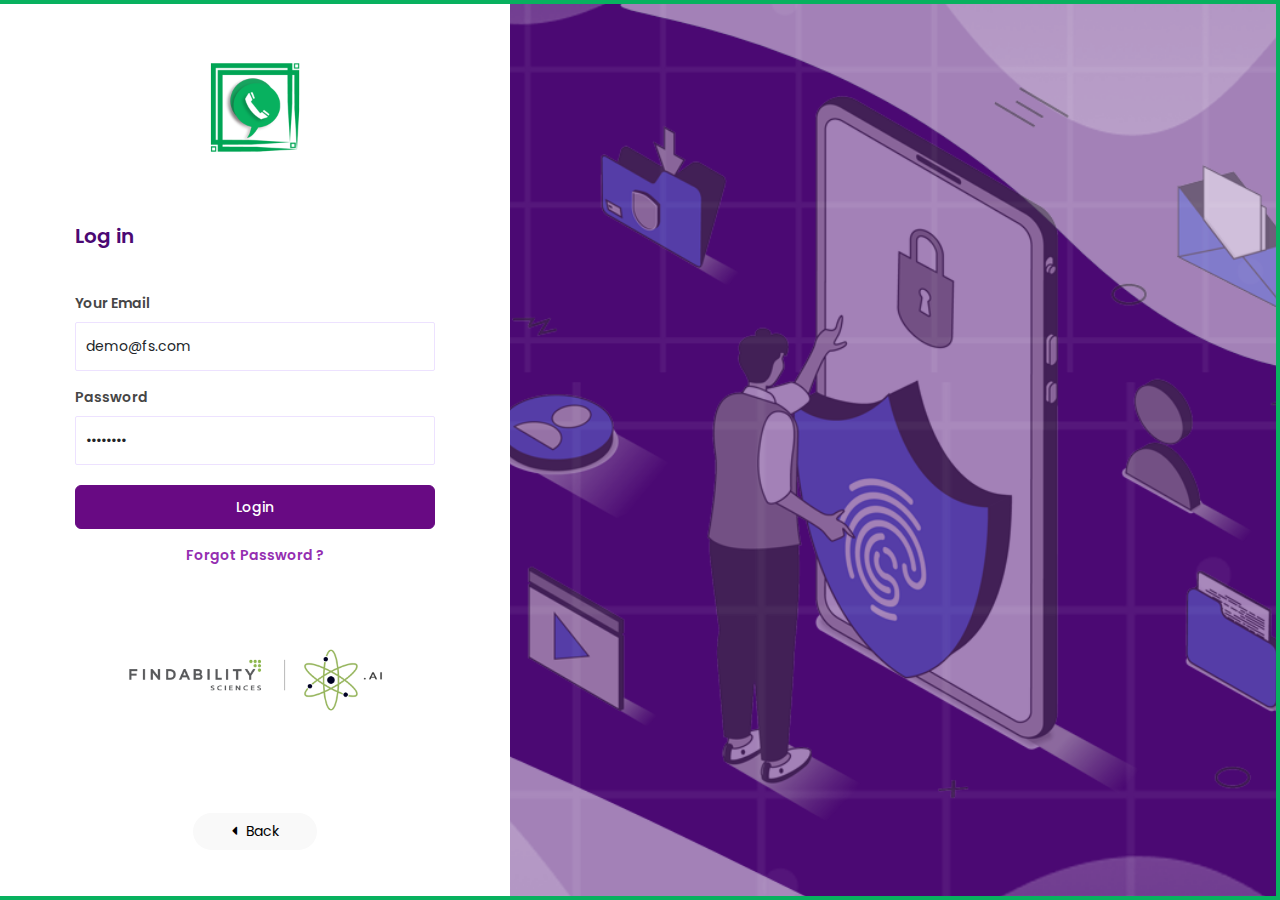
<file: index.html>
<!DOCTYPE html>
<html lang="en">
   <head>
      <meta charset="UTF-8">
      <meta name="viewport" content="width=device-width, initial-scale=1">
      <meta http-equiv="X-UA-Compatible" content="ie=edge">
      <title>Whatsapp Bot - Login</title>
      <link rel="icon" href="assets/img/favicon.ico">
      <link rel="stylesheet" href="assets/css/bootstrap.min.css">
      <link rel="stylesheet" href="assets/plugins/fontawesome/css/fontawesome.min.css">
      <link rel="stylesheet" href="assets/plugins/fontawesome/css/all.min.css">
      <link rel="stylesheet" href="assets/css/app.css">
   </head>
   <body class="account-page">
      <div class="main-wrapper">
         <div class="content align-items-center">
            <div class="w-100 ">
               <div class="login-left">
                  <div class="account-content">
                     <div class="login-header">
                        <a href="index.html" class=" text-center">
                            <img src="assets/img/logo.png" style="margin: auto;width:100px" alt="">
                        </a>
                     </div>
                     <div class="form-col">
                        <div class="login-text-details">
                           <h3>Log in</h3>
                        </div>
                        <form action="#" method="post">
                           <div class="form-group">
                              <label>Your Email</label>
                              <input class="form-control form-control-lg group_formcontrol" name="email" id="email" type="email" value="demo@fs.com">
                           </div>
                           <div class="form-group">
                              <label>Password</label>
                              <input class="form-control form-control-lg group_formcontrol" name="password" id="password" type="password" value="demo1234">
                           </div>
                           <div class="pt-1">
                              <div class="text-center">
                                 <button class="btn newgroup_create btn-block d-block w-100" id="loginBtn" type="button">Login</button>
                              </div>
                           </div>
                           <div class="alert alert-danger alert-dismissible fade hide" id="error-alert" role="alert">
                              <span class="error-message"></span>
                            </div>
                           <div class="text-center mt-3">
                              <span class="forgot-link">
                              <a href="forgotpassword.html" class="text-end">Forgot Password ?</a>
                              </span>
                           </div>
                        </form>
                     </div>
                     <div class="company-logo"></div>
                     <div class="back-btn-col text-center">
                        <a href="index.html"><span><i class="fas fa-caret-left"></i></span> Back</a>
                     </div>
                  </div>
               </div>
               <div class="login-right"></div>
            </div>
         </div>
      </div>
      <script src="assets/js/jquery-3.6.0.min.js"></script>
      <script src="assets/js/bootstrap.bundle.min.js"></script>
      <script src="assets/js/jquery.nicescroll.min.js"></script>
      <script src="assets/js/login.js"></script>
   </body>
</html>
</file>
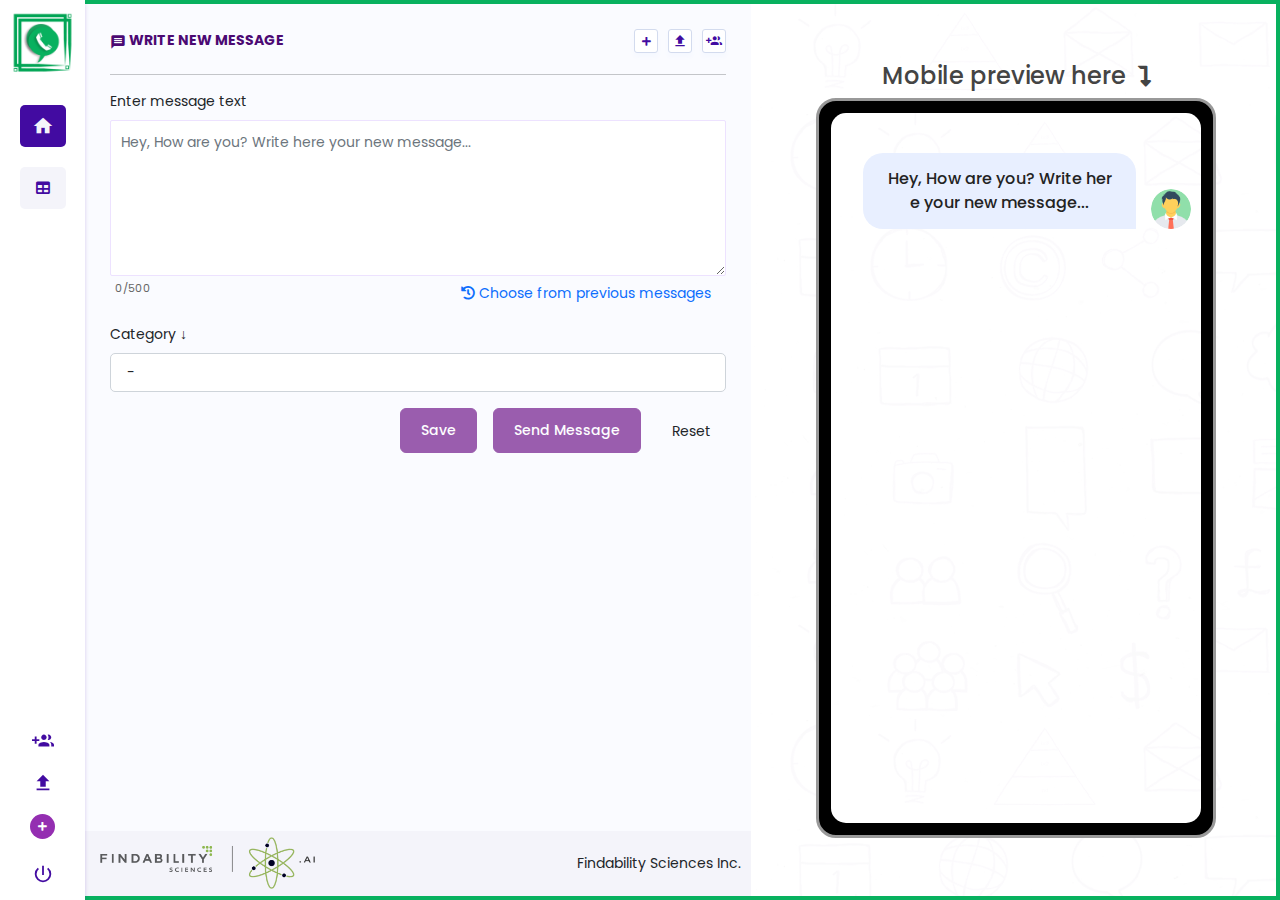
<file: message.html>
<!DOCTYPE html>
<html lang="en">
    <head>
        <meta charset="UTF-8">
        <meta name="viewport" content="width=device-width, initial-scale=1">
        <meta http-equiv="X-UA-Compatible" content="ie=edge">
        <title>Message - Whatsapp Bot</title>
        <link rel="icon" href="assets/img/favicon.ico">
        <link rel="stylesheet" href="assets/css/bootstrap.min.css">
        <link rel="stylesheet" href="assets/plugins/fontawesome/css/fontawesome.min.css">
        <link rel="stylesheet" href="assets/plugins/datatables/jquery.dataTables.min.css">
        <link rel="stylesheet" href="assets/plugins/fontawesome/css/all.min.css">
        <link rel="stylesheet" href="assets/css/app.css">
    </head>
    <body class="status-page">
        <div class="main-wrapper">
            <div class="content main_content">
                <!-- Start: Sidebar -->
                <div class="sidebar-menu">
                    <div class="logo-col">
                        <a href="index.html">
                            <img class="img-logo" src="assets/img/logo.png" alt="">
                        </a>
                    </div>
                    <div class="menus-col">
                        <div class="chat-menus" id="chat-menus">
                            <ul>
                                <li>
                                    <a href="message.html" class="active">
                                        <span class="material-icons">home</span>
                                        <span>Message</span>
                                    </a>
                                </li>
                                <li>
                                    <a href="report.html" class="">
                                        <i class="fa fa-table"></i>
                                        <span>Report</span>
                                    </a>
                                </li>
                            </ul>
                        </div>
                        <div class="bottom-menus">
                            <ul>
                                <li>
                                    <a href="#" data-bs-toggle="modal" data-bs-target="#add-new-group">
                                        <span class="material-icons group-add-btn">group_add</span>
                                        <span>Add Category</span>
                                    </a>
                                </li>
                                <li>
                                    <a href="#" data-bs-toggle="modal" data-bs-target="#upload-multiple">
                                        <span class="material-icons group-add-btn">file_upload</span>
                                        <span>Upload Multiple Contacts</span>
                                    </a>
                                </li>
                                <li>
                                    <a href="#" class="add-contacts-btn" data-bs-toggle="modal" data-bs-target="#add-contact">
                                        <i class="fas fa-plus"></i>
                                        <span>Add Contacts</span>
                                    </a>
                                </li>
                                <!-- <li>
                                    <a href="#" id="dark-mode-toggle" class="dark-mode-toggle">
                                        <i class="far fa-moon"></i>
                                    </a>
                                </li> -->
                                <li>
                                    <a href="index.html" class="dropdown-item">
                                        <span class="material-icons">power_settings_new</span>
                                        <span>Logout</span>
                                    </a>
                                </li>
                            </ul>
                        </div>
                    </div>
                </div>
                <!-- End: Sidebar -->

                <!-- Start: Middle -->
                <div class="sidebar-group left-sidebar chat_sidebar">
                    <div id="chats" class="left-sidebar-wrap sidebar active slimscroll">
                        <div class="slimscroll">
                            <div class="left-chat-title d-flex justify-content-between align-items-center">
                                <div class="chat-title">
                                    <h4>
                                        <span class="material-icons">message</span> Write new message
                                    </h4>
                                </div>
                                <div class="add-section">
                                    <ul>
                                        <li>
                                            <a href="#" data-bs-toggle="modal" data-bs-target="#add-contact" title="Add Contact">
                                                <i class="fas fa-plus"></i>
                                            </a>
                                        </li>
                                        <li>
                                            <a href="#" data-bs-toggle="modal" data-bs-target="#upload-multiple" title="Upload Multiple Contacts">
                                                <span class="material-icons">file_upload</span>
                                            </a>
                                        </li>
                                        <li>
                                            <a href="#" data-bs-toggle="modal" data-bs-target="#add-new-group" title="Add Category">
                                                <span class="material-icons">group_add</span>
                                            </a>
                                        </li>
                                    </ul>
                                </div>
                            </div>
                            
                            <div class="sidebar-body" id="chatsidebar">
                                <hr />
                                
                                <!-- Start: New Message Form block -->
                                <div class="row">
                                    <div class="col-lg-12">
                                        <form action="#">
                                            <div class="form-group mb-5">
                                                <label>Enter message text</label>
                                                <div class="message-wrapper">
                                                    <textarea id="message-text" name="message-text" spellcheck="true" class="form-control form-control-lg group_formcontrol" placeholder="Hey, How are you? Write here your new message..." rows="6"></textarea>
                                                    <div class="counter-wrapper" id="count"></div>
                                                </div>                                                
                                                <button type="button" id="chooseFromPrevious" class="btn mb-0 float-end btn-link" data-bs-toggle="modal" data-bs-target="#choose-previous-message">
                                                    <i class="fa fa-history"></i> &nbsp;Choose from previous messages
                                                </button>
                                            </div>
                                            <div class="form-group">
                                                <label>Category &downarrow;</label>
                                                <!-- <input class="form-control form-control-lg group_formcontrol" name="new-chat-title" type="text"> -->
                                                <select class="form-control form-control-lg" id="selCategory">
                                                    <option selected>-</option>
                                                    <option>Category 1</option>
                                                    <option>Category 2</option>
                                                    <option>Category 3</option>
                                                    <option>Category 4</option>
                                                    <option>Category 5</option>
                                                    <option>All</option>
                                                </select>
                                            </div>
                                        </form>
                                        <div class="form-row profile_form text-end float-end m-0 align-items-center">
                                            <div class="me-3">
                                                <button type="button" id="saveBtn" class="btn btn-block newgroup_create mb-0">
                                                    Save
                                                </button>
                                            </div>
                                            <div class="me-3">
                                                <button type="button" id="sendBtn" class="btn btn-block newgroup_create mb-0">
                                                    Send Message
                                                </button>
                                            </div>
                                            <div class="cancel-btn">
                                                <button type="button" id="resetBtn" class="btn btn-block mb-0">
                                                    Reset
                                                </button>
                                            </div>
                                        </div>
                                    </div>
                                </div>
                                <!-- End: New Message Form block -->
                                
                            </div>
                        </div>
                    </div>
                    <div class="footer">
                        <div class="company-logo"></div>
                        <p>Findability Sciences Inc.</p>
                    </div>
                </div>
                <!-- End: Middle -->

                <!-- Start: Mobile View -->
                <div class="chat status-middle-bar d-flex align-items-center justify-content-center">
                    <div class="status-right">
                        <h4>Mobile preview here &nbsp;<i class="fa fa-level-down-alt small"></i></h4>
                        <div class="phoneContent">
                            <div class="phoneWrapper">
                                <div class="in">
                                    <div class="getFrame">
                                        <div class="chat">
                                            <div class="chat-body">
                                                <div class="messages">
                                                    <div class="chats chats-right">
                                                        <div class="chat-content">
                                                           <div class="message-content">
                                                              Hey, How are you? Write here your new message...                                                              
                                                           </div>
                                                        </div>
                                                        <div class="chat-avatar">
                                                           <img src="assets/img/avatar/avatar.png" class="rounded-circle dreams_chat" alt="image">
                                                        </div>                                                        
                                                     </div>
                                                </div>
                                            </div>
                                        </div>
                                        
                                    </div>
                                </div>
                            </div>
                        </div>
                    </div>
                </div>
                <!-- End: Mobile View -->
            </div>
            

            <!-- Start: Modals -->
            <!-- Add contact -->
            <div class="modal fade" id="add-contact">
                <div class="modal-dialog modal-dialog-centered">
                    <div class="modal-content">
                        <div class="modal-header">
                            <h5 class="modal-title">
                                <span class="material-icons">person_add</span>
                                Add Contact
                            </h5>
                            <button type="button" class="close" data-bs-dismiss="modal" aria-label="Close">
                                <span class="material-icons">close</span>
                            </button>
                        </div>
                        <div class="modal-body">
                            <form action="#">
                                <div class="form-group">
                                    <label>Name</label>
                                    <input class="form-control form-control-lg group_formcontrol" name="new-chat-title" type="text">
                                </div>
                                <div class="form-group">
                                    <label>Phone Number</label>
                                    <input class="form-control form-control-lg group_formcontrol" name="new-chat-title" type="text">
                                </div>
                                <div class="form-group">
                                    <label>Category &downarrow;</label>
                                    <select class="form-control form-control-lg group_formcontrol">
                                        <option>Category 1</option>
                                        <option>Category 2</option>
                                        <option>Category 3</option>
                                        <option>Category 4</option>
                                        <option>Category 5</option>
                                    </select>
                                </div>
                            </form>
                            <div class="form-row profile_form text-end float-end m-0 align-items-center">
                                <div class="cancel-btn me-4">
                                    <a href="#" data-bs-dismiss="modal" aria-label="Close">Cancel</a>
                                </div>
                                <div class="">
                                    <button type="button" class="btn btn-block newgroup_create mb-0" data-bs-dismiss="modal" aria-label="Close">
                                        Add to contacts
                                    </button>
                                </div>
                            </div>
                        </div>
                    </div>
                </div>
            </div>

            <!-- Add New Category -->
            <div class="modal fade" id="add-new-group">
                <div class="modal-dialog modal-dialog-centered">
                    <div class="modal-content">
                        <div class="modal-header">
                            <h5 class="modal-title">
                                <span class="material-icons group-add-btn">group_add</span>
                                Create a New Category
                            </h5>
                            <button type="button" class="close" data-bs-dismiss="modal" aria-label="Close">
                                <span class="material-icons">close</span>
                            </button>
                        </div>
                        <div class="modal-body">
                            <form action="#">
                                <div class="form-group">
                                    <label>Category Name</label>
                                    <input class="form-control form-control-lg group_formcontrol" name="new-chat-title" type="text">
                                </div>
                                <div class="form-group">
                                    <label>Choose file</label>
                                    <div class="custom-input-file form-control form-control-lg group_formcontrol">
                                        <input type="file" accept=".csv" id="uploadCategoryFile" class="">
                                        <span class="browse-btn">Browse File</span>
                                    </div>
                                </div>
                                <div class="form-group">
                                    <div class="d-flex align-items-center">
                                        <label class="custom-radio me-3">
                                            Private
                                            <input type="radio" checked="checked" name="radio">
                                            <span class="checkmark"></span>
                                        </label>
                                        <label class="custom-radio">
                                            Public
                                            <input type="radio" name="radio">
                                            <span class="checkmark"></span>
                                        </label>
                                    </div>
                                </div>
                            </form>
                            <div class="form-row profile_form text-end float-end m-0 align-items-center">
                                <div class="cancel-btn me-4">
                                    <a href="#" data-bs-dismiss="modal" aria-label="Close">Cancel</a>
                                </div>
                                <div class="">
                                    <button type="button" class="btn btn-block newgroup_create mb-0" data-bs-dismiss="modal" aria-label="Close">
                                        Add Category
                                    </button>
                                </div>
                            </div>
                        </div>
                    </div>
                </div>
            </div>

            <!-- Upload Multiple -->
            <div class="modal fade" id="upload-multiple">
                <div class="modal-dialog modal-dialog-centered">
                    <div class="modal-content">
                        <div class="modal-header">
                            <h5 class="modal-title">
                                <span class="material-icons group-add-btn">group_add</span>
                                Upload Multiple Contacts
                            </h5>
                            <button type="button" class="close" data-bs-dismiss="modal" aria-label="Close">
                                <span class="material-icons">close</span>
                            </button>
                        </div>
                        <div class="modal-body">
                            <form action="#">
                                <div class="form-group my-5">
                                    <label>Choose file</label>
                                    <div class="custom-input-file form-control form-control-lg group_formcontrol">
                                        <input type="file" accept=".csv" id="uploadMultipleFile" class="">
                                        <span class="browse-btn">Browse File</span>
                                    </div>
                                </div>
                            </form>
                            <div class="form-row profile_form text-end float-end m-0 align-items-center">
                                <div class="cancel-btn me-4">
                                    <a href="#" data-bs-dismiss="modal" aria-label="Close">Cancel</a>
                                </div>
                                <div class="">
                                    <button type="button" class="btn btn-block newgroup_create mb-0" data-bs-dismiss="modal" aria-label="Close">
                                        Upload
                                    </button>
                                </div>
                            </div>
                        </div>
                    </div>
                </div>
            </div>
            <!-- End: Modals -->
            
            <!-- Choose Previous Message -->
            <div class="modal fade" id="choose-previous-message">
                <div class="modal-dialog modal-dialog-centered modal-dialog-history">
                    <div class="modal-content">
                        <div class="modal-header">
                            <h5 class="modal-title">
                                <span class="material-icons">history</span>
                                Choose from Previous Message
                            </h5>
                            <button type="button" class="close" data-bs-dismiss="modal" aria-label="Close">
                                <span class="material-icons">close</span>
                            </button>
                        </div>
                        <div class="modal-body">
                            <div class="row">
                                <div class="col-lg-12">
                                    <!-- Previous Message History Table -->
                                    <table id="historyTable" class="display" style="width:100%">
                                        <thead>
                                            <tr>
                                                <th>Sr.No</th>
                                                <th>Message Date</th>
                                                <th>Message</th>
                                                <th>Action</th>
                                            </tr>
                                        </thead>
                                        <tbody></tbody>
                                    </table>
                                </div>
                            </div>
                        </div>
                    </div>
                </div>
            </div>
            <!-- End: Modals -->
        </div>
        
        <script src="assets/js/jquery-3.6.0.min.js"></script>
        <script src="assets/js/bootstrap.bundle.min.js"></script>
        <script src="assets/js/bootbox.all.min.js"></script>
        <script src="assets/plugins/slimscroll/jquery.slimscroll.min.js"></script>
        <script src="assets/plugins/datatables/jquery.dataTables.min.js"></script>
        <script src="assets/js/common.js"></script>
        <script src="assets/data/data.js"></script>
        <script src="assets/js/index.js"></script>
    </body>
</html>
</file>
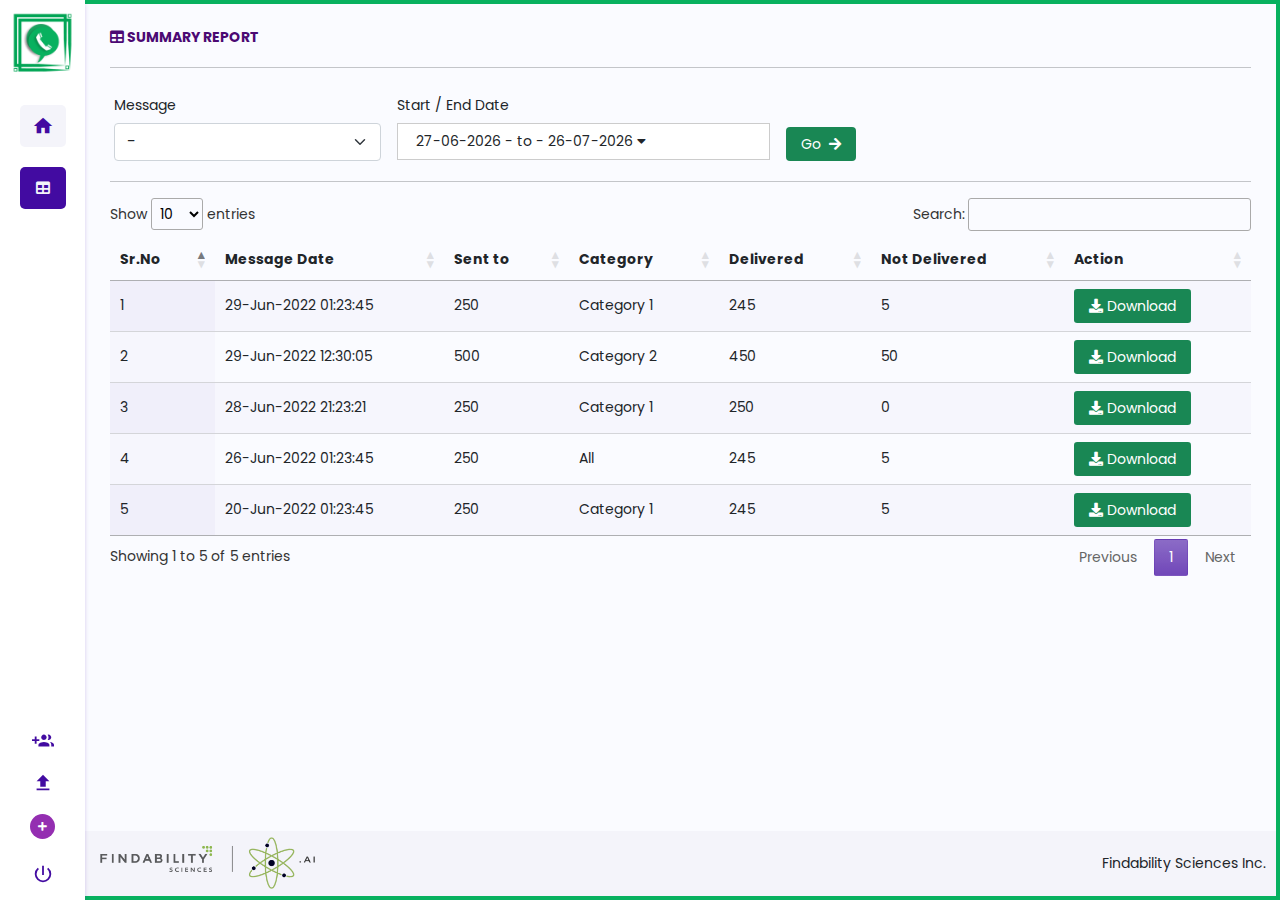
<file: report.html>
<!DOCTYPE html>
<html lang="en">
    <head>
        <meta charset="UTF-8">
        <meta name="viewport" content="width=device-width, initial-scale=1">
        <meta http-equiv="X-UA-Compatible" content="ie=edge">
        <title>Report - Whatsapp Bot</title>
        <link rel="icon" href="assets/img/favicon.ico">
        <link rel="stylesheet" href="assets/css/bootstrap.min.css">
        <link rel="stylesheet" href="assets/plugins/fontawesome/css/fontawesome.min.css">
        <link rel="stylesheet" href="assets/plugins/datatables/jquery.dataTables.min.css">
        <link rel="stylesheet" href="assets/plugins/fontawesome/css/all.min.css">
        <link rel="stylesheet" href="assets/plugins/daterangepicker/daterangepicker.css">
        <link rel="stylesheet" href="assets/css/app.css">
    </head>
    <body class="status-page">
        <div class="main-wrapper">
            <div class="content main_content">
                <!-- Start: Sidebar -->
                <div class="sidebar-menu">
                    <div class="logo-col">
                        <a href="index.html">
                            <img class="img-logo" src="assets/img/logo.png" alt="">
                        </a>
                    </div>
                    <div class="menus-col">
                        <div class="chat-menus" id="chat-menus">
                            <ul>
                                <li>
                                    <a href="message.html" class="">
                                        <span class="material-icons">home</span>
                                        <span>Message</span>
                                    </a>
                                </li>
                                <li>
                                    <a href="report.html" class="">
                                        <i class="fa fa-table"></i>
                                        <span>Report</span>
                                    </a>
                                </li>
                            </ul>
                        </div>
                        <div class="bottom-menus">
                            <ul>
                                <li>
                                    <a href="#" data-bs-toggle="modal" data-bs-target="#add-new-group">
                                        <span class="material-icons group-add-btn">group_add</span>
                                        <span>Add Category</span>
                                    </a>
                                </li>
                                <li>
                                    <a href="#" data-bs-toggle="modal" data-bs-target="#upload-multiple">
                                        <span class="material-icons group-add-btn">file_upload</span>
                                        <span>Upload Multiple Contacts</span>
                                    </a>
                                </li>
                                <li>
                                    <a href="#" class="add-contacts-btn" data-bs-toggle="modal" data-bs-target="#add-contact">
                                        <i class="fas fa-plus"></i>
                                        <span>Add Contacts</span>
                                    </a>
                                </li>
                                <!-- <li>
                                    <a href="#" id="dark-mode-toggle" class="dark-mode-toggle">
                                        <i class="far fa-moon"></i>
                                    </a>
                                </li> -->
                                <li>
                                    <a href="index.html" class="dropdown-item">
                                        <span class="material-icons">power_settings_new</span>
                                        <span>Logout</span>
                                    </a>
                                </li>
                            </ul>
                        </div>
                    </div>
                </div>
                <!-- End: Sidebar -->

                <!-- Start: Middle -->
                <div class="sidebar-group left-sidebar chat_sidebar full-width">
                    <div id="chats" class="left-sidebar-wrap sidebar active slimscroll">
                        <div class="slimscroll">
                            <div class="left-chat-title d-flex justify-content-between align-items-center">
                                <div class="chat-title">
                                    <h4>
                                        <i class="fa fa-table"></i> Summary Report
                                    </h4>
                                </div>
                                <div class="add-section">
                                    
                                </div>
                            </div>
                            
                            <div class="sidebar-body" id="chatsidebar">
                                <hr />
                                
                                <!-- Start: New Message Form block -->
                                <div class="row " id="mainFilters">
                                    <!-- stat 1 -->
                                    <div class="col-lg-3 px-2 ps-3 py-1">
                                        <label class="col-form-label">Message</label>
                                        <select class="form-select" id="carBrands">
                                            <option>-</option>
                                            <option>BMW</option>
                                            <option>Ford</option>
                                            <option>Hyundai</option>
                                            <option>Maruti</option>
                                            <option>Toyota</option>
                                            <option>Volkswagen</option>
                                        </select>
                                    </div>

                                    <!-- stat 2 -->
                                    <div class="col-lg-4 px-2 py-1">
                                        <label class="col-form-label">Start / End Date</label>
                                        <div id="reportrange" style="background: #fff; cursor: pointer; padding: 7px 10px; border: 1px solid #ccc; width: 100%">
                                            <i class="uil uil-calender"></i>&nbsp;
                                            <span></span> <i class="fa fa-caret-down"></i>
                                        </div>
                                    </div>

                                    <div class="col-lg-2 px-2 py-1">
                                        <label class="col-form-label" style="visibility: hidden;display: block;">Go</label>
                                        <button id="goButton" type="button" class="btn btn-success mt-1">Go &nbsp;<i class="fa fa-arrow-right"></i></button>
                                    </div>
                                    
                                </div>

                                <hr />
                                
                                <div class="row">
                                    <div class="col-lg-12">
                                        <!-- Report Table -->
                                        <table id="dTable" class="display" style="width:100%">
                                            <thead>
                                                <tr>
                                                    <th>Sr.No</th>
                                                    <th>Message Date</th>
                                                    <th>Sent to</th>
                                                    <th>Category</th>
                                                    <th>Delivered</th>
                                                    <th>Not Delivered</th>
                                                    <th>Action</th>
                                                </tr>
                                            </thead>
                                            <tbody>
                                                <tr>
                                                    <td>1</td>
                                                    <td>29-Jun-2022 01:23:45</td>
                                                    <td>250</td>
                                                    <td>Category 1</td>
                                                    <td>245</td>
                                                    <td>5</td>
                                                    <td>
                                                        <button type="button" class="btn btn-success btn-sm"><i class="fa fa-download"></i> &nbsp;Download</button>
                                                    </td>
                                                </tr>
                                                <tr>
                                                    <td>2</td>
                                                    <td>29-Jun-2022 12:30:05</td>
                                                    <td>500</td>
                                                    <td>Category 2</td>
                                                    <td>450</td>
                                                    <td>50</td>
                                                    <td>
                                                        <button type="button" class="btn btn-success btn-sm"><i class="fa fa-download"></i> &nbsp;Download</button>
                                                    </td>
                                                </tr>
                                                <tr>
                                                    <td>3</td>
                                                    <td>28-Jun-2022 21:23:21</td>
                                                    <td>250</td>
                                                    <td>Category 1</td>
                                                    <td>250</td>
                                                    <td>0</td>
                                                    <td>
                                                        <button type="button" class="btn btn-success btn-sm"><i class="fa fa-download"></i> &nbsp;Download</button>
                                                    </td>
                                                </tr>
                                                <tr>
                                                    <td>4</td>
                                                    <td>26-Jun-2022 01:23:45</td>
                                                    <td>250</td>
                                                    <td>All</td>
                                                    <td>245</td>
                                                    <td>5</td>
                                                    <td>
                                                        <button type="button" class="btn btn-success btn-sm"><i class="fa fa-download"></i> &nbsp;Download</button>
                                                    </td>
                                                </tr>
                                                <tr>
                                                    <td>5</td>
                                                    <td>20-Jun-2022 01:23:45</td>
                                                    <td>250</td>
                                                    <td>Category 1</td>
                                                    <td>245</td>
                                                    <td>5</td>
                                                    <td>
                                                        <button type="button" class="btn btn-success btn-sm"><i class="fa fa-download"></i> &nbsp;Download</button>
                                                    </td>
                                                </tr>
                                            </tbody>
                                        </table>
                                    </div>
                                </div>
                                <!-- End: New Message Form block -->
                                
                            </div>
                        </div>
                    </div>
                    <div class="footer">
                        <div class="company-logo"></div>
                        <p>Findability Sciences Inc.</p>
                    </div>
                </div>
                <!-- End: Middle -->

            </div>            

            <!-- Start: Modals -->
            <!-- Add contact -->
            <div class="modal fade" id="add-contact">
                <div class="modal-dialog modal-dialog-centered">
                    <div class="modal-content">
                        <div class="modal-header">
                            <h5 class="modal-title">
                                <span class="material-icons">person_add</span>
                                Add Contact
                            </h5>
                            <button type="button" class="close" data-bs-dismiss="modal" aria-label="Close">
                                <span class="material-icons">close</span>
                            </button>
                        </div>
                        <div class="modal-body">
                            <form action="#">
                                <div class="form-group">
                                    <label>Name</label>
                                    <input class="form-control form-control-lg group_formcontrol" name="new-chat-title" type="text">
                                </div>
                                <div class="form-group">
                                    <label>Phone Number</label>
                                    <input class="form-control form-control-lg group_formcontrol" name="new-chat-title" type="text">
                                </div>
                                <div class="form-group">
                                    <label>Category &downarrow;</label>
                                    <select class="form-control form-control-lg group_formcontrol">
                                        <option>Category 1</option>
                                        <option>Category 2</option>
                                        <option>Category 3</option>
                                        <option>Category 4</option>
                                        <option>Category 5</option>
                                    </select>
                                </div>
                            </form>
                            <div class="form-row profile_form text-end float-end m-0 align-items-center">
                                <div class="cancel-btn me-4">
                                    <a href="#" data-bs-dismiss="modal" aria-label="Close">Cancel</a>
                                </div>
                                <div class="">
                                    <button type="button" class="btn btn-block newgroup_create mb-0" data-bs-dismiss="modal" aria-label="Close">
                                        Add to contacts
                                    </button>
                                </div>
                            </div>
                        </div>
                    </div>
                </div>
            </div>

            <!-- Add New Category -->
            <div class="modal fade" id="add-new-group">
                <div class="modal-dialog modal-dialog-centered">
                    <div class="modal-content">
                        <div class="modal-header">
                            <h5 class="modal-title">
                                <span class="material-icons group-add-btn">group_add</span>
                                Create a New Category
                            </h5>
                            <button type="button" class="close" data-bs-dismiss="modal" aria-label="Close">
                                <span class="material-icons">close</span>
                            </button>
                        </div>
                        <div class="modal-body">
                            <form action="#">
                                <div class="form-group">
                                    <label>Category Name</label>
                                    <input class="form-control form-control-lg group_formcontrol" name="new-chat-title" type="text">
                                </div>
                                <div class="form-group">
                                    <label>Choose file</label>
                                    <div class="custom-input-file form-control form-control-lg group_formcontrol">
                                        <input type="file" accept=".csv" id="uploadCategoryFile" class="">
                                        <span class="browse-btn">Browse File</span>
                                    </div>
                                </div>
                                <div class="form-group">
                                    <div class="d-flex align-items-center">
                                        <label class="custom-radio me-3">
                                            Private
                                            <input type="radio" checked="checked" name="radio">
                                            <span class="checkmark"></span>
                                        </label>
                                        <label class="custom-radio">
                                            Public
                                            <input type="radio" name="radio">
                                            <span class="checkmark"></span>
                                        </label>
                                    </div>
                                </div>
                            </form>
                            <div class="form-row profile_form text-end float-end m-0 align-items-center">
                                <div class="cancel-btn me-4">
                                    <a href="#" data-bs-dismiss="modal" aria-label="Close">Cancel</a>
                                </div>
                                <div class="">
                                    <button type="button" class="btn btn-block newgroup_create mb-0" data-bs-dismiss="modal" aria-label="Close">
                                        Add Category
                                    </button>
                                </div>
                            </div>
                        </div>
                    </div>
                </div>
            </div>

            <!-- Upload Multiple -->
            <div class="modal fade" id="upload-multiple">
                <div class="modal-dialog modal-dialog-centered">
                    <div class="modal-content">
                        <div class="modal-header">
                            <h5 class="modal-title">
                                <span class="material-icons group-add-btn">group_add</span>
                                Upload Multiple Contacts
                            </h5>
                            <button type="button" class="close" data-bs-dismiss="modal" aria-label="Close">
                                <span class="material-icons">close</span>
                            </button>
                        </div>
                        <div class="modal-body">
                            <form action="#">
                                <div class="form-group my-5">
                                    <label>Choose file</label>
                                    <div class="custom-input-file form-control form-control-lg group_formcontrol">
                                        <input type="file" accept=".csv" id="uploadMultipleFile" class="">
                                        <span class="browse-btn">Browse File</span>
                                    </div>
                                </div>
                            </form>
                            <div class="form-row profile_form text-end float-end m-0 align-items-center">
                                <div class="cancel-btn me-4">
                                    <a href="#" data-bs-dismiss="modal" aria-label="Close">Cancel</a>
                                </div>
                                <div class="">
                                    <button type="button" class="btn btn-block newgroup_create mb-0" data-bs-dismiss="modal" aria-label="Close">
                                        Upload
                                    </button>
                                </div>
                            </div>
                        </div>
                    </div>
                </div>
            </div>
            <!-- End: Modals -->
            
            <!-- Choose Previous Message -->
            <div class="modal fade" id="choose-previous-message">
                <div class="modal-dialog modal-dialog-centered modal-dialog-history">
                    <div class="modal-content">
                        <div class="modal-header">
                            <h5 class="modal-title">
                                <span class="material-icons">history</span>
                                Choose from Previous Message
                            </h5>
                            <button type="button" class="close" data-bs-dismiss="modal" aria-label="Close">
                                <span class="material-icons">close</span>
                            </button>
                        </div>
                        <div class="modal-body">
                            <div class="row">
                                <div class="col-lg-12">
                                    <!-- Previous Message History Table -->
                                    <table id="historyTable" class="display" style="width:100%">
                                        <thead>
                                            <tr>
                                                <th>Sr.No</th>
                                                <th>Message Date</th>
                                                <th>Message</th>
                                                <th>Action</th>
                                            </tr>
                                        </thead>
                                        <tbody></tbody>
                                    </table>
                                </div>
                            </div>
                        </div>
                    </div>
                </div>
            </div>
            <!-- End: Modals -->
        </div>
        
        <script src="assets/js/jquery-3.6.0.min.js"></script>
        <script src="assets/js/bootstrap.bundle.min.js"></script>
        <script src="assets/plugins/slimscroll/jquery.slimscroll.min.js"></script>
        <script src="assets/plugins/datatables/jquery.dataTables.min.js"></script>
        <script src="assets/plugins/moment/min/moment.min.js"></script>
        <script src="assets/plugins/daterangepicker/daterangepicker.min.js"></script>
        <script src="assets/js/common.js"></script>
        <script src="assets/js/reports.js"></script>
    </body>
</html>
</file>
<file: assets/css/app.css>
@import "https://fonts.googleapis.com/css2?family=Poppins:ital,wght@0,400;0,500;0,600;0,700;0,900;1,400;1,500;1,600;1,700;1,900&amp;display=swap";
@font-face {
  font-family: material icons;
  font-style: normal;
  font-weight: 400;
  src: url(../fonts/MaterialIcons-Regular.eot);
  src: local("Material Icons"), local("MaterialIcons-Regular"),
    url(../fonts/MaterialIcons-Regular.woff2) format("woff2"),
    url(../fonts/MaterialIcons-Regular.woff) format("woff"),
    url(../fonts/MaterialIcons-Regular.ttf) format("truetype");
}
.material-icons {
  font-family: material icons;
  font-weight: 400;
  font-style: normal;
  font-size: 16px;
  display: inline-block;
  line-height: 1;
  text-transform: none;
  letter-spacing: normal;
  word-wrap: normal;
  white-space: nowrap;
  direction: ltr;
  vertical-align: middle;
  -webkit-font-smoothing: antialiased;
  text-rendering: optimizeLegibility;
  -moz-osx-font-smoothing: grayscale;
  font-feature-settings: "liga";
}
.bg-primary {
  background: #0a80ff !important;
  color: #fff !important;
}
.bg-success {
  background: #0abb87 !important;
  color: #fff !important;
}
.bg-danger {
  background: #fd397a !important;
  color: #fff !important;
}
.bg-warning {
  background: #ffb822 !important;
  color: #fff !important;
}
.text-primary {
  color: #0a80ff !important;
}
.text-info {
  color: #00bcd4 !important;
}
.text-success {
  color: #0abb87 !important;
}
.text-danger {
  color: #fd397a !important;
}
.text-warning {
  color: #ffb822 !important;
}
.text-light {
  color: #e6e6e6 !important;
}
a {
  color: #0a80ff;
  text-decoration: none;
  transition: color 0.2s;
}
a:hover {
  text-decoration: none;
}
a.btn:hover,
a.btn:active,
a.btn:focus {
  text-decoration: none !important;
  box-shadow: none;
}
.profile_button {
  font-size: 14px !important;
  width: 100% !important;
}
.profile_form {
  margin: 20px;
}
.btn {
  font-size: 14px;
  width: auto;
  display: inline-flex;
  padding: 9px 14px;
  line-height: 14px;
}
body {
  background-color: #fff;
  font-family: poppins, sans-serif;
  font-size: 14px;
  overflow-x: hidden;
  padding-left: 85px;
}
.btn {
  border-color: transparent;
}
a {
  color: #0a80ff;
}
a:hover,
a:focus {
  text-decoration: none;
  outline: none;
  color: #0062e1;
}
label {
  display: inline-block;
  margin-bottom: 0.5rem;
}
.form-control {
  font-size: 14px;
}
textarea.form-control {
  height: auto;
}
.form-group {
  margin-bottom: 1rem;
}
.form-row {
  display: -ms-flexbox;
  display: flex;
  -ms-flex-wrap: wrap;
  flex-wrap: wrap;
  margin-right: -5px;
  margin-left: -5px;
}
.btn-block {
  width: 100%;
}
.btn-icon {
  margin-right: 0.5rem;
}
.tablist {
  display: flex;
  display: -webkit-flex;
  cursor: pointer;
}
.first_list {
  display: flex;
  display: -webkit-flex;
  margin: 0;
  width: 100%;
  height: 100%;
}
.carousel-caption {
  background-color: rgba(0, 0, 0, 0.5);
  padding: 20px;
  border-radius: 0.5rem;
}
.dropdown-menu {
  padding: 0;
}
.dropdown-menu .dropdown-divider {
  margin: 0;
}
.dropdown-menu .dropdown-item:hover:first-child {
  border-radius: 5px 5px 0 0;
}
.dropdown-menu .dropdown-item:hover:last-child {
  border-radius: 0 0 5px 5px;
}
.header_image {
  width: 195px;
}
.chat_avator_img {
  position: relative;
}
.group_img {
  width: 40px;
  height: 40px;
  object-fit: cover;
}
.dreams_chat {
  width: 40px;
  height: 40px;
  object-fit: cover;
}
.voice_pop {
  padding-right: 17px;
}
.status_carousel {
  margin-top: 50px;
}
.carousel_img {
  width: 650px;
  height: 434px;
}
.video_content {
  min-height: 200px;
  margin-top: 70px;
}
.voice-call-content {
  min-height: 200px;
}
.chatimage img {
  width: 120px;
  height: 120px;
}
.send-btn_status {
  width: 52px;
  height: 52px;
  border-radius: 50%;
  display: inline-flex;
  justify-content: center;
  align-items: center;
  color: #fff !important;
  background-color: #ffa977 !important;
  margin-left: 15px;
  font-size: 22px;
}
.status_telegram {
  color: #fff;
}
.media-lists {
  display: flex;
  justify-content: flex-start;
  margin: 0 -5px 0;
  flex-wrap: wrap;
}
.media-lists .media-image {
  margin: 5px;
  flex-basis: 74px;
  min-width: 74px;
}
.media-lists .media-image img {
  max-width: 100%;
}
.avatar-group .avatar + .avatar {
  margin-left: -0.75rem;
}
.list-group-item {
  background-color: inherit;
  border-color: #ebebeb;
}
ul.list-inline .list-inline-item {
  margin-bottom: 0.5rem;
}
.form-control {
  border-radius: 5px;
}
.form-control:focus {
  box-shadow: none;
  border-color: #e6e6e6;
}
.custom-control-label {
  line-height: 25px;
}
.custom-control-input:checked ~ .custom-control-label::before {
  background-color: #0a80ff;
}
.dropdown-menu .dropdown-item {
  font-size: 14px;
  cursor: pointer;
  padding: 7px 14px;
  font-weight: 500;
  color: #232323;
}
.dropdown-menu .dropdown-item span {
  float: right;
  font-size: 18px;
  color: #420ba1;
}
.dropdown-menu .dropdown-item.active {
  background: 0 0;
  color: inherit;
}
.dropdown-menu .dropdown-item:focus,
.dropdown-menu .dropdown-item:hover,
.dropdown-menu .dropdown-item:active {
  background-color: #e6e6e6;
  color: #000;
}
.open_drop {
  color: #fff !important;
}
.send-btn_status:focus {
  box-shadow: none !important;
  border-color: #ffa977 !important;
}
.avatar {
  display: inline-block;
  margin-bottom: 0;
  height: 48px;
  width: 48px;
  border-radius: 50%;
}
.avatar .avatar-title {
  color: #fff;
  background: #942eb1;
  width: 100%;
  height: 100%;
  display: flex;
  align-items: center;
  justify-content: center;
  text-transform: uppercase;
  font-size: 19px;
  font-weight: 600;
}
.avatar > a {
  width: 100%;
  height: 100%;
  display: block;
  transition: color 0.3s;
  color: #0a80ff;
}
.avatar > a > img,
.avatar > img {
  width: 100%;
  height: 100%;
  object-fit: cover;
}
.avatar.avatar-sm {
  height: 1.3rem;
  width: 1.3rem;
}
.avatar.avatar-sm .avatar-title {
  font-size: 14px;
}
.avatar.avatar-lg {
  height: 3.8rem;
  width: 3.8rem;
}
.avatar.avatar-lg .avatar-title {
  font-size: 29px;
}
.avatar.avatar-xl {
  height: 6.1rem;
  width: 6.1rem;
}
.header_drop_icon {
  border-radius: 6px;
}
.accordion-col .accordion-title {
  cursor: pointer;
  padding: 15px 0 8px;
}
.accordion-col .accordion-title .primary-title i {
  transition: all 0.5s ease;
  -webkit-transition: all 0.5s ease;
  -ms-transition: all 0.5s ease;
  transform: rotate(90deg);
  -webkit-transform: rotate(90deg);
  -ms-transform: rotate(90deg);
}
.accordion-col .accordion-title.active .primary-title i {
  transition: all 0.5s ease;
  -webkit-transition: all 0.5s ease;
  -ms-transition: all 0.5s ease;
  transform: rotate(270deg);
  -webkit-transform: rotate(270deg);
  -ms-transform: rotate(270deg);
}
.accordion-col .accordion-content {
  border-bottom: 1px solid #e6e6e6;
  padding-bottom: 15px;
}
.accordion-col .accordion-content:last-child {
  border-bottom: 0;
}
.accordion-col .accordion-content h6 {
  font-size: 14px;
}
.dropdown-menu {
  background: #fff;
  border: 1px solid #f7f7f7;
  box-sizing: border-box;
  box-shadow: 4px 4px 4px rgba(200, 198, 198, 0.25);
  border-radius: 4px;
  min-width: 150px;
}
.dropdown-menu .dropdown-item {
  margin: 8px 0;
  position: relative;
}
.dropdown-menu .dropdown-item:hover,
.dropdown-menu .dropdown-item:focus,
.dropdown-menu .dropdown-item:active {
  background-color: transparent;
}
.dropdown-menu .dropdown-item span {
  position: absolute;
  right: 14px;
  top: 50%;
  transform: translateY(-50%);
  -webkit-transform: translateY(-50%);
  -ms-transform: translateY(-50%);
}
.status-right {
  font-weight: 500;
  color: #444;
  font-size: 16px;
  text-align: center;
}
.status-right p {
  margin-top: 20px;
  margin-bottom: 0;
}
.menus-col {
  display: flex;
  display: -webkit-flex;
  flex-wrap: wrap;
  -webkit-flex-wrap: wrap;
  height: calc(100vh - 76px);
}
.sidebar-menu {
  position: fixed;
  left: 0;
  top: 0;
  width: 85px;
  background-color: #fff;
  box-shadow: 0 4px 4px rgba(66, 11, 161, 0.2);
  z-index: 999;
  padding: 20px;
}
.sidebar-menu .logo-col {
  text-align: center;
}
.chat-menus {
  margin-top: 10px;
}
.chat-menus ul {
  list-style: none;
  padding: 0;
  margin: 0;
}
.chat-menus ul li {
  display: block;
  position: relative;
}
.chat-menus ul li + li {
  margin-top: 25px;
}
.chat-menus ul li a {
  display: flex;
  display: -webkit-flex;
  align-items: center;
  -webkit-align-items: center;
  justify-content: center;
  -webkit-justify-content: center;
  width: 46px;
  height: 42px;
  background-color: #f4f4fa;
  border-radius: 5px;
}
.dark-mode-toggle {
  width: 35px;
  height: 32px;
  background-color: #0057ff;
  color: #fff;
  font-size: 16px;
  display: -webkit-flex;
  align-items: center;
  justify-content: center;
  border-width: 1px;
  border-style: solid;
  border-color: #fbfbfb;
  border-image: initial;
  border-radius: 5px;
  margin: 0 auto;
}
.dark-mode-toggle:hover {
  color: #fff;
}
.dark-mode-toggle i {
  color: #fff;
}
.chat-menus ul li a.chat-unread:before {
  content: "";
  position: absolute;
  right: 5px;
  top: 5px;
  width: 5px;
  height: 5px;
  border-radius: 10px;
  background-color: transparent;
}
.chat-menus ul li a.chat-unread.blue:before {
  background-color: #0057ff;
}
.chat-menus ul li a.chat-unread.pink:before {
  background-color: #942eb1;
}
.chat-menus ul li a:hover {
  background: #f9f1ff;
}
.chat-menus ul li a span.material-icons,
.bottom-menus ul li a span.material-icons {
  color: #420ba1;
  font-size: 22px;
  padding: 0;
  position: static;
  opacity: 1;
  visibility: visible;
  background-color: transparent;
  box-shadow: none;
  border-radius: 0;
  transform: none;
  -webkit-transform: none;
  -ms-transform: none;
  min-width: inherit;
}
.chat-menus ul li a span.material-icons:before,
.bottom-menus ul li a span.material-icons:before {
  display: none;
}
.chat-menus > ul > li > a > span,
.bottom-menus > ul > li > a > span {
  opacity: 0;
  visibility: hidden;
  position: absolute;
  left: 120%;
  top: 50%;
  background-color: #420ba1;
  box-shadow: 4px 4px 4px rgba(200, 198, 198, 0.25);
  border-radius: 2px;
  display: inline-block;
  padding: 6px 19px;
  color: #fff;
  font-size: 12px;
  transform: translateY(-50%);
  -webkit-transform: translateY(-50%);
  -ms-transform: translateY(-50%);
  transition: ease all 0.5s;
  -webkit-transition: ease all 0.5s;
  -ms-transition: ease all 0.5s;
}
.chat-menus > ul > li > a > span:before,
.bottom-menus > ul > li > a > span:before {
  content: "";
  width: 0;
  height: 0;
  border-top: 7px solid transparent;
  border-right: 7px solid #420ba1;
  border-bottom: 7px solid transparent;
  position: absolute;
  left: -6px;
  top: 50%;
  transform: translateY(-50%);
  -webkit-transform: translateY(-50%);
  -ms-transform: translateY(-50%);
  transition: ease all 0.5s;
  -webkit-transition: ease all 0.5s;
  -ms-transition: ease all 0.5s;
}
.chat-menus > ul > li > a:hover > span,
.bottom-menus > ul > li > a:hover > span {
  opacity: 1;
  visibility: visible;
}
.bottom-menus > ul > li > a > span {
  min-width: 130px;
}
.bottom-menus {
  width: 100%;
  display: flex;
  display: -webkit-flex;
  align-self: flex-end;
  -webkit-align-self: flex-end;
  justify-content: center;
  -webkit-justify-content: center;
}
.bottom-menus > ul {
  list-style: none;
  padding: 0;
  margin: 0;
}
.bottom-menus > ul > li {
  display: block;
  text-align: center;
  position: relative;
}
.bottom-menus ul li + li {
  margin-top: 30px;
}
.bottom-menus > ul > li > a {
  text-align: center;
}
.bottom-menus .chat-profile-icon {
  width: 36px;
  height: 36px;
  border-radius: 36px;
}
.bottom-menus .chat-profile-icon img {
  max-width: 100%;
  border-radius: 36px;
  border: 2px solid #eee;
}
.left-chat-title {
  padding: 25px 25px 0px 25px;
}
.left-chat-title.with-bg {
  background-color: #fafbff;
}
.chat-title h4 {
  font-size: 14px;
  font-weight: 700;
  text-transform: uppercase;
  color: #4b0973;
  margin-bottom: 0;
}
.chat-title h4 a {
  font-size: 14px;
  font-weight: 700;
  text-transform: uppercase;
  color: #4b0973;
  margin-bottom: 0;
}
.left-chat-title .add-section > a {
  width: 30px;
  height: 30px;
  background-color: #942eb1;
  border-radius: 30px;
  color: #fff;
  display: flex;
  display: -webkit-flex;
  align-items: center;
  -webkit-align-items: center;
  justify-content: center;
  -webkit-justify-content: center;
  font-size: 13px;
}
.add-section ul {
  list-style: none;
  padding: 0;
  margin: 0;
}
.add-section ul li {
  float: left;
}
.add-section ul li + li {
  margin-left: 10px;
}
.add-section ul li a {
  width: 24px;
  height: 24px;
  border-radius: 3px;
  border: 1px solid #d3dbee;
  background-color: #fff;
  display: flex;
  display: -webkit-flex;
  align-items: center;
  -webkit-align-items: center;
  justify-content: center;
  -webkit-justify-content: center;
  box-shadow: 0 4px 4px #f5f8ff;
  font-size: 10px;
  color: #420ba1;
}
.online {
  color: #008024;
  font-weight: 500;
}
.top-online-contacts {
  padding: 0 25px;
}
.top-online-contacts .swiper-container {
  padding-top: 6px;
}
.top-contacts-box {
  text-align: center;
  background-color: #fff;
  box-shadow: 0 4px 4px #f5f8ff;
  border-radius: 5px;
  padding: 0 6px 8px;
}
.top-contacts-box .profile-img {
  position: relative;
  top: -6px;
}
.top-contacts-box .profile-img img {
  max-width: 100%;
  height: auto;
  border-radius: 5px;
}
.profile-name span {
  color: #585858;
  font-size: 12px;
  display: inline-block;
  margin-top: 9px;
}
.top-contacts-box .profile-img.online:before {
  content: "";
  position: absolute;
  left: 50%;
  transform: translateX(-50%);
  -webkit-transform: translateX(-50%);
  -ms-transform: translateX(-50%);
  bottom: -5px;
  background-color: #49e073;
  width: 10px;
  height: 10px;
  border: 2px solid #fff;
  border-radius: 50px;
}
.dropdown-menu .dropdown-item span.edit-profile-icon,
.dropdown-menu .dropdown-item span.profile-icon-col {
  font-size: 15px;
}
.avatar {
  position: relative;
  display: inline-block;
  width: 3rem;
  height: 3rem;
}
.avatar > img {
  width: 100%;
  height: 100%;
  object-fit: cover;
}
.avatar-title {
  width: 100%;
  height: 100%;
  background-color: #650681;
  color: #fff;
  display: flex;
  align-items: center;
  justify-content: center;
}
.avatar-away::before,
.avatar-offline::before,
.avatar-online::before {
  position: absolute;
  right: 0;
  bottom: 0;
  width: 25%;
  height: 25%;
  border-radius: 50%;
  content: "";
  border: 2px solid #fff;
}
.avatar-online::before {
  background-color: #00e65b;
}
.avatar-offline::before {
  background-color: #ff0100;
}
.avatar-away::before {
  background-color: #ffbc34;
}
.avatar .border {
  border-width: 3px !important;
}
.avatar .rounded {
  border-radius: 6px !important;
}
.avatar .avatar-title {
  font-size: 18px;
}
.avatar-xs {
  width: 1.65rem;
  height: 1.65rem;
}
.avatar-xs .border {
  border-width: 2px !important;
}
.avatar-xs .rounded {
  border-radius: 4px !important;
}
.avatar-xs .avatar-title {
  font-size: 10px;
}
.avatar-xs.avatar-away::before,
.avatar-xs.avatar-offline::before,
.avatar-xs.avatar-online::before {
  border-width: 1px;
}
.avatar-sm {
  width: 2.5rem;
  height: 2.5rem;
}
.avatar-sm .border {
  border-width: 3px !important;
}
.avatar-sm .rounded {
  border-radius: 4px !important;
}
.avatar-sm .avatar-title {
  font-size: 15px;
}
.avatar-sm.avatar-away::before,
.avatar-sm.avatar-offline::before,
.avatar-sm.avatar-online::before {
  border-width: 2px;
}
.avatar-lg {
  width: 3.75rem;
  height: 3.75rem;
}
.avatar-lg .border {
  border-width: 3px !important;
}
.avatar-lg .rounded {
  border-radius: 8px !important;
}
.avatar-lg .avatar-title {
  font-size: 24px;
}
.avatar-lg.avatar-away::before,
.avatar-lg.avatar-offline::before,
.avatar-lg.avatar-online::before {
  border-width: 3px;
}
.avatar-xl {
  width: 5rem;
  height: 5rem;
}
.avatar-xl .border {
  border-width: 4px !important;
}
.avatar-xl .rounded {
  border-radius: 8px !important;
}
.avatar-xl .avatar-title {
  font-size: 28px;
}
.avatar-xl.avatar-away::before,
.avatar-xl.avatar-offline::before,
.avatar-xl.avatar-online::before {
  border-width: 4px;
}
.avatar-xxl {
  width: 5.125rem;
  height: 5.125rem;
}
.avatar-xxl .border {
  border-width: 6px !important;
}
.avatar-xxl .rounded {
  border-radius: 8px !important;
}
.avatar-xxl .avatar-title {
  font-size: 30px;
}
.avatar-xxl.avatar-away::before,
.avatar-xxl.avatar-offline::before,
.avatar-xxl.avatar-online::before {
  border-width: 4px;
}
.avatar-group {
  display: flex;
  display: -webkit-flex;
  padding-left: 15px;
  margin: 0 auto 0 0;
}
.avatar-group .avatar + .avatar {
  margin-left: -0.75rem;
}
.avatar-group .avatar-xs + .avatar-xs {
  margin-left: -0.40625rem;
}
.avatar-group .avatar-sm + .avatar-sm {
  margin-left: -0.625rem;
}
.avatar-group .avatar-lg + .avatar-lg {
  margin-left: -1rem;
}
.avatar-group .avatar-xl + .avatar-xl {
  margin-left: -1.28125rem;
}
.avatar-group .avatar:hover {
  z-index: 1;
}
.avatar-group.group-col {
  display: block;
}
.avatar-group.group-col > div {
  display: flex;
  display: -webkit-flex;
  padding-bottom: 5px;
}
.avatar-group.group-col .avatar {
  margin-right: 0;
}
.contact-close {
  float: right;
  left: 95%;
  right: 0;
  position: relative;
  top: 5%;
}
.status_contactclose {
  float: right;
  left: 95%;
  right: 0;
  position: relative;
  top: 1%;
}
.status-active {
  border: 4px solid #650681;
}
.avatar.avatar-xl .avatar-title {
  font-size: 39px;
}
.nav.nav-tabs {
  border: none;
  line-height: 2;
}
.badge {
  padding: 5px 10px;
  font-size: 11px;
}
.badge.badge-success {
  background: #0abb87;
}
.badge.badge-danger {
  background: #fd397a;
}
.badge.badge-secondary {
  background: dimgray;
}
.badge.badge-info {
  background: #00bcd4;
}
.badge.badge-warning {
  background: #ffb822;
}
.badge.badge-dark {
  background: #3a3f51;
}
.badge.badge-primary {
  background: #0a80ff;
}
.badge.badge-light {
  background: #e6e6e6;
}
.btn {
  position: relative;
}
.btn .badge {
  padding: 2px 6px;
  right: 7px;
  top: -7px;
  position: absolute;
}
.input-group .input-group-text {
  font-size: 14px;
}
.tooltip .arrow {
  display: none;
}
.tooltip .tooltip-inner {
  background-color: rgba(0, 0, 0, 0.5);
}
.sticky-top {
  z-index: auto;
}
.tab-content {
  padding-top: 30px;
}
.tab-content .form-item {
  margin-bottom: 0.8rem;
}
.main-wrapper {
  height: 100vh;
  display: flex;
  display: -webkit-flex;
  overflow: hidden;
  border: 4px solid #08b15f;
  border-left: none;
}
.main-wrapper .content {
  display: flex;
  display: -webkit-flex;
}
.main-wrapper .content .sidebar-group {
  display: flex;
  display: -webkit-flex;
  flex-direction: column;
  position: relative;
  z-index: 99;
  width: 60%;
  max-width: 850px;
}
.main-wrapper .content .sidebar-group .sidebar {
  background: #fafbff;
  overflow: hidden;
  width: 379px;
  display: flex;
  flex-direction: column;
  flex: 1;
}
.main-wrapper .content .sidebar-group .sidebar:not(.active) {
  display: none;
}
.main-wrapper .content .sidebar-group.full-width{
  width: 100%;
  max-width: 100%;
}
.header-top {
  display: flex;
  justify-content: space-between;
  margin-bottom: 30px;
  font-weight: 600;
  background-color: #680a83;
}
.header-top .logo {
  margin-top: 0 !important;
}
.header-top > span {
  font-size: 22px;
}
.header-top ul {
  margin-bottom: 0;
  display: flex;
}
.header-top ul.header-action {
  margin-top: 14px !important;
}
.chat-header ul {
  margin-bottom: 0;
}
.chat-header ul li:not(.list-inline-item) {
  margin-bottom: 0;
  width: 48px;
  margin-right: 15px !important;
}
.chat-header ul li:last-child {
  margin-right: 0 !important;
}
.sidebar-body {
  flex: 1;
  overflow: auto;
  padding: 5px 25px 10px 25px;
  width: 100%;
}
.sidebar-body .profile-name {
  font-weight: 600;
  color: #4b0973;
  font-size: 18px;
  margin-bottom: 0;
}
.online-profile {
  position: relative;
}
.online-profile span {
  position: relative;
  color: #565656;
  font-size: 13px;
  padding-left: 10px;
}
.online-profile span:before {
  content: "";
  position: absolute;
  left: 0;
  top: 7px;
  background-color: #49e073;
  width: 8px;
  height: 8px;
  border-radius: 50px;
}
.close_profile4 {
  color: #000;
  border-color: #e6e6e6;
  margin-top: 4px !important;
}
.sidebar .user-list li {
  padding: 17px 20px;
  display: flex;
  display: -webkit-flex;
  cursor: pointer;
  background-color: #fff;
  margin-bottom: 3px;
  border: 0;
  background: #fff;
  box-shadow: 0 4px 4px #f5f8ff;
  border-radius: 3px;
  position: relative;
  transition: ease all 0.5s;
  -webkit-transition: ease all 0.5s;
  -ms-transition: ease all 0.5s;
}
.sidebar .user-list li:hover {
  background-color: #f1f6ff;
  transition: ease all 0.5s;
  -webkit-transition: ease all 0.5s;
  -ms-transition: ease all 0.5s;
}
.sidebar .user-list li.item-typing {
  background-color: #f1f6ff;
}
.sidebar .user-list li figure {
  margin-right: 1rem;
}
.sidebar .user-list li .users-list-body {
  flex: 1;
  position: relative;
  min-width: 0;
  display: flex;
}
.lock-icon {
  color: #000;
}
.sidebar .user-list li .users-list-body > div:first-child {
  min-width: 0;
  display: flex;
  flex-direction: column;
  flex: 1;
}
.sidebar .user-list li .users-list-body h5 {
  white-space: nowrap;
  text-overflow: ellipsis;
  overflow: hidden;
  font-size: 15px;
  font-weight: 600;
  margin-bottom: 7px;
  color: #4b0973;
}
.sidebar .user-list li .users-list-body p {
  white-space: nowrap;
  text-overflow: ellipsis;
  overflow: hidden;
  margin-bottom: 0;
  color: #232323;
  font-size: 13px;
}
.sidebar .user-list li .users-list-body .last-chat-time {
  padding-left: 15px;
  position: relative;
}
.sidebar .user-list li .users-list-body .last-chat-time .text-muted {
  color: #9f9f9f !important;
  font-weight: 500;
}
.sidebar
  .user-list
  li
  .users-list-body
  .last-chat-time
  [data-bs-toggle="dropdown"]
  i {
  font-size: 18px;
}
.sidebar .user-list li .users-list-body .last-chat-time .contact-toggle {
  color: #942eb1;
}
.sidebar .user-list li .users-list-body .last-chat-time .new-message-count {
  width: 20px;
  height: 20px;
  display: flex;
  display: -webkit-flex;
  align-items: center;
  -webkit-align-items: center;
  justify-content: center;
  -webkit-justify-content: center;
  line-height: 0;
  font-size: 11px;
  background-color: #0057ff;
  color: #fff;
  border-radius: 50%;
  margin-left: auto;
  margin-top: 10px;
  position: absolute;
  right: 0;
  bottom: 0;
}
.sidebar .user-list li .users-list-body .last-chat-time .chat-toggle {
  position: absolute;
  right: 0;
  bottom: 0;
  opacity: 0;
  text-align: right;
  transition: all 0.5s ease;
  -webkit-transition: all 0.5s ease;
  -ms-transition: all 0.5s ease;
  width: 18px;
  height: 24px;
}
.sidebar .user-list li.unread h5 {
  color: #fff;
}
.sidebar .user-list li.unread p {
  color: #fff;
}
.sidebar .user-list li.unread .text-muted {
  color: rgba(255, 255, 255, 0.4) !important;
}
.sidebar .user-list li.user-list-item.item-typing .users-list-body p {
  color: #0d9b35;
}
.rightside_tab {
  padding-top: 5px !important;
}
.chat {
  flex: 1;
  display: flex;
  flex-direction: column;
  transition: all 0.5s ease;
  -webkit-transition: all 0.5s ease;
  -ms-transition: all 0.5s ease;
  width: 100%;
  padding: 0 10px 0 15px;
  background-image: url(../img/chat-bg.png);
  background-repeat: repeat;
  height: 100%;
}
.chat-options ul.list-inline .list-inline-item {
  margin-bottom: 0;
}
.user_callog {
  display: flex;
  margin-top: 0;
}
.calllog_p {
  margin-left: 5px;
}
.header_button {
  position: absolute;
  right: 5px;
  width: 40px;
  height: 40px;
  border-radius: 20px;
  font-size: 14px;
  color: #fff;
  text-align: center;
  background: #ffa977;
  bottom: 40px;
  display: flex;
  display: -webkit-flex;
  align-items: center;
  -webkit-align-items: center;
  justify-content: center;
  -webkit-justify-content: center;
}
.btn-warning:hover {
  color: #fff;
  background-color: #ffa977;
  border-color: #ffa977;
}
.right_sidebar_profile {
  margin-top: -15px;
}
.account_details,
.security_details {
  background-color: #edeef6;
  border-color: #d9d7d8;
  border-radius: 5px !important;
  border-bottom: 0 !important;
}
.close_icon {
  font-size: 18px;
}
.button_plus {
  margin-left: 0;
}
.chat .chat-header {
  display: flex;
  display: -webkit-flex;
  justify-content: space-between;
  -webkit-justify-content: space-between;
  padding: 12px 15px;
  align-items: center;
  box-shadow: 0 4px 4px #f5f8ff;
  border-radius: 5px;
  background: #fff;
  border: 1px solid #f4eeff;
  margin-top: 10px;
  position: relative;
}
.chat-search {
  position: absolute;
  left: 0;
  top: 0;
  width: 100%;
  transition: ease all 0.5s;
  -webkit-transition: ease all 0.5s;
  -ms-transition: ease all 0.5s;
  opacity: 0;
  visibility: hidden;
}
.chat-search.visible-chat {
  opacity: 1;
  visibility: visible;
  top: 100%;
  transition: ease all 0.5s;
  -webkit-transition: ease all 0.5s;
  -ms-transition: ease all 0.5s;
}
.chat-search input[type="text"] {
  padding: 8px 8px 8px 35px;
  width: 100%;
  min-height: 47px;
  border-radius: 0 0 5px 5px;
  border: 1px solid #f3f3f3;
  font-size: 13px;
  background-color: #fff;
}
.chat-search input[type="text"]:hover,
.chat-search input[type="text"]:focus,
.chat-search input[type="text"]:focus-visible {
  border-color: #f3f3f3;
}
.close-btn-chat {
  width: 25px;
  height: 25px;
  border-radius: 25px;
  color: #fff;
  background-color: #942eb1;
  display: flex;
  display: -webkit-flex;
  justify-content: center;
  -webkit-justify-content: center;
  align-items: center;
  -webkit-align-items: center;
  position: absolute;
  right: 12px;
  top: 9px;
  cursor: pointer;
}
.main_content {
  width: 100% !important;
}
.chat .chat-header .user-details {
  display: flex;
  display: -webkit-flex;
  align-items: center;
  -webkit-align-items: center;
}
.avatar-main {
  height: 50px;
  width: 50px;
}
.chat .chat-header .user-details figure {
  margin-right: 1rem;
}
.chat .chat-header .user-details h5 {
  font-size: 16px;
  font-weight: 600;
  margin-bottom: 0;
  line-height: 1;
  color: #4b0973;
}
.archive-btn {
  border: 1px solid #008024;
  color: #008024;
  border-radius: 4px;
  font-size: 11px;
  font-weight: 500;
  padding: 2px 6px;
  margin-right: 1.5rem;
}
.archive-btn-grey {
  border: 1px solid #909090;
  color: #909090;
  border-radius: 4px;
  font-size: 9px;
  font-weight: 500;
  padding: 2px 6px;
  margin-top: 0.25rem;
}
.right_sidebar_icon {
  list-style: none;
}
.chat .chat-header .chat-options ul {
  margin-bottom: 0;
  display: flex;
  display: -webkit-flex;
  align-items: center;
  -webkit-align-items: center;
}
.btn.btn-outline-light:hover {
  background: #e6e6e6;
}
.chat .chat-header .chat-options ul > li > a {
  font-size: 14px;
  color: #c8c8d8;
  border-color: #f4f4fa;
  cursor: pointer;
  width: 35px;
  height: 35px;
  background-color: #f4f4fa;
  padding: 0;
  border-radius: 50px;
  display: flex;
  display: -webkit-flex;
  align-items: center;
  -webkit-align-items: center;
  justify-content: center;
  -webkit-justify-content: center;
}
.chat .chat-header .chat-options ul > li > a.no-bg {
  background-color: transparent;
  border-color: transparent;
}
.chat .chat-header .chat-options ul > li > a:not(.no-bg):hover {
  background-color: #4b0973;
  border-color: #4b0973;
  color: #fff;
}
.chat .chat-body {
  flex: 1;
  padding: 40px 0 20px;
}
.chat .chat-body:not(.no-message) {
  overflow: auto;
}
.chat .chat-body {
  padding-bottom: 90px;
}
.chat .chat-body.no-message {
  user-select: none;
}
.chat .chat-body .messages {
  display: flex;
  display: -webkit-flex;
  flex-direction: column;
  -webkit-flex-direction: column;
  align-items: flex-start;
  -webkit-align-items: flex-start;
}
.chat .chat-body .messages .chats {
  max-width: 75%;
  margin-bottom: 1.5rem;
  display: flex;
  display: -webkit-flex;
}
.chat-avatar {
  padding: 8px 15px 0 8px;
  display: flex;
  display: -webkit-flex;
  align-items: flex-end;
  -webkit-align-items: flex-end;
}
.chat .chat-body .messages .chat-profile-name h6 {
  margin-bottom: 0;
  color: #8345a8;
  font-weight: 600;
  font-size: 15px;
  margin-top: 5px;
}
.chat .chat-body .messages .chats:last-child {
  margin-bottom: 0;
}
.chat .chat-body .messages .chats .chat-time {
  display: flex;
  display: -webkit-flex;
  align-items: center;
  -webkit-align-items: center;
  margin-bottom: 0;
}
.chat .chat-body .messages .chats .chat-time .avatar {
  margin-right: 1rem;
}
.chat .chat-body .messages .chats .chat-time h5 {
  font-size: 15px;
  margin-bottom: 0;
}
.chat .chat-body .messages .chats .chat-time .time {
  color: #fff;
  margin-top: 2px;
  font-size: 12px;
  font-weight: 400;
}
.chat .chat-body .messages .chats .chat-time .time i {
  color: rgba(247, 247, 247, 0.5);
}
.chat .chat-body .messages .chats .chat-time .time i img {
  width: 14px;
  height: auto;
  margin-left: 2px;
  vertical-align: 0;
}
.chat .chat-body .messages .chats .message-content {
  background-color: #5a078b;
  border-radius: 20px 20px 20px 0;
  padding: 14px 20px;
  color: #fff;
  font-weight: 500;
}
.chat .chat-body .messages .chats.chats-right {
  margin-left: auto;
}
.chat .chat-body .messages .chats.chats-right .chat-time {
  justify-content: flex-end;
}
.chat .chat-body .messages .chats.chats-right .message-content {
  background-color: #e8efff;
  color: #232323;
  border-radius: 20px 20px 0 20px;
  word-break: break-all;
}
.chat .chat-body .messages .chats.chats-right .chat-action-btns {
  order: 2;
  -webkit-order: 2;
  display: flex;
  display: -webkit-flex;
  flex-wrap: wrap;
  -webkit-flex-wrap: wrap;
  justify-content: center;
  -webkit-justify-content: center;
}
.chat
  .chat-body
  .messages
  .chats.chats-right
  .chat-action-btns
  .chat-action-col {
  width: 100%;
  text-align: center;
}
.chat .chat-body .messages .chats.chats-right .chat-action-btns .chat-read-col {
  display: flex;
  display: -webkit-flex;
  align-items: flex-end;
  -webkit-align-items: flex-end;
  padding-bottom: 22px;
  color: #008024;
}
.chat .chat-body .messages .chats.chats-right .chat-content {
  order: 1;
  -webkit-order: 1;
}
.chat .chat-body .messages .chats.chats-right .chat-avatar {
  padding: 8px 0 0 15px;
}
.chat .chat-body .messages .chats.chats-right .message-content .chat-time {
  justify-content: flex-start;
  -webkit-justify-content: flex-start;
}
.chat
  .chat-body
  .messages
  .chats.chats-right
  .message-content
  .chat-time
  .time {
  color: #909090;
}
.chat
  .chat-body
  .messages
  .chats.chats-right
  .message-content
  .chat-time
  .time
  i {
  color: #a3c2ff;
}
.chat .chat-body .messages .download-col {
  position: relative;
}
.chat .chat-body .messages .download-col ul {
  list-style: none;
  padding: 0;
  margin: 0 0 5px;
  display: flex;
  display: -webkit-flex;
}
.chat .chat-body .messages .download-col ul li {
  margin: 5px;
}
.chat .chat-body .messages .download-col .image-download-col {
  position: relative;
}
.chat .chat-body .messages .download-col .image-download-col a > img {
  border: 1px solid transparent;
}
.chat
  .chat-body
  .messages
  .download-col
  .image-download-col.image-not-download
  a
  > img {
  -webkit-filter: blur(4px);
  filter: blur(4px);
  border-color: #000;
}
.chat .chat-body .messages .download-col .download-action,
.chat .chat-body .messages .file-download .download-action,
.file-download-col .download-action {
  position: absolute;
  right: 8px;
  bottom: 8px;
  line-height: 0;
}
.chat .chat-body .messages .file-download .download-action {
  bottom: 14px;
}
.chat .chat-body .messages .download-col .download-action a,
.chat .chat-body .messages .file-download .download-action a,
.file-download-col .download-action a {
  color: #fff;
  font-size: 10px;
}
.chat .chat-body .messages .download-col .download-action div + div,
.chat .chat-body .messages .file-download .download-action div + div,
.file-download-col .download-action div + div {
  margin-left: 8px;
}
.chat .chat-body .messages .download-col .download-action div img,
.chat .chat-body .messages .file-download .download-action div img,
.file-download-col .download-action div img {
  width: 13px;
}
.chat .chat-body .messages .file-download {
  position: relative;
  background: #fff;
  border-radius: 10px;
  padding: 10px;
  margin-bottom: 7px;
}
.chat .chat-body .messages .file-download .file-type {
  width: 40px;
  height: 40px;
  background-color: rgba(0, 87, 255, 0.1);
  color: #d7bce8;
}
.chat .chat-body .messages .file-download .file-details span.file-name {
  color: #5a078b;
  display: inline-block;
  width: 100%;
}
.chat .chat-body .messages .file-download .file-details span.file-size {
  color: #909090;
  display: inline-block;
  width: 100%;
}
.chat .chat-body .messages .file-download .download-action a {
  color: #5a078b;
}
.chat-line {
  margin: 0 0 20px;
  position: relative;
  text-align: center;
  width: 100%;
}
.chat-line:before {
  content: "";
  position: absolute;
  left: 0;
  top: 50%;
  transform: translateY(-50%);
  -webkit-transform: translateY(-50%);
  -ms-transform: translateY(-50%);
  background-color: #eee;
  width: 100%;
  height: 1px;
}
.chat-date {
  background-color: #eee;
  color: #5a078b;
  font-size: 13px;
  padding: 4px 20px;
  border-radius: 3px;
  display: inline-block;
  letter-spacing: 0.5px;
  text-transform: uppercase;
  font-weight: 600;
  position: relative;
}
.chat .chat-footer {
  padding: 10px 0 15px;
}
.chat .chat-footer form {
  display: flex;
  display: -webkit-flex;
  align-items: center;
  -webkit-align-items: center;
  position: relative;
}
.chat .chat-footer form .form-buttons {
  display: flex;
  display: -webkit-flex;
  align-items: center;
  -webkit-align-items: center;
  display: flex;
  align-items: center;
  position: absolute;
  right: 10px;
  top: 50%;
  transform: translateY(-50%);
  -webkit-transform: translateY(-50%);
  -ms-transform: translateY(-50%);
}
.chat .chat-footer form .form-buttons .btn {
  margin-left: 0;
  color: #bdbfc7;
  font-size: 20px;
  padding: 0;
  width: 20px;
  height: 20px;
  border-radius: 50%;
  display: flex;
  justify-content: center;
  align-items: center;
  margin-right: 10px;
}
.chat .chat-footer form .form-buttons .btn:last-child {
  margin-right: 0;
}
.chat .chat-footer form .specker-col,
.chat .chat-footer form .smile-col,
.chat .chat-footer form .attach-col {
  position: absolute;
  right: 70px;
  top: 50%;
  transform: translateY(-50%);
  -webkit-transform: translateY(-50%);
  -ms-transform: translateY(-50%);
}
.chat .chat-footer form .specker-col span {
  color: #5a078b;
  font-size: 25px;
}
.chat .chat-footer form .attach-col i,
.chat .chat-footer form .smile-col i {
  color: #5a078b;
  font-size: 20px;
}
.chat .chat-footer form .smile-col i {
  font-size: 22px;
}
.chat .chat-footer form .smile-col {
  right: inherit;
  left: 15px;
}
.chat .chat-footer form .attach-col {
  right: inherit;
  left: 60px;
}
.chat + .sidebar-group {
  margin-right: 0;
}
.chat + .sidebar-group .sidebar {
  margin-right: 0;
}
.header {
  background-image: url(../img/top-curve-bg.html);
  position: relative;
  width: 100%;
  height: 190px;
  background-position: center;
  background-repeat: no-repeat;
  background-size: 100% 100%;
  overflow: initial;
  padding: 20px;
}
.nav.nav-tabs.chat-tabs .nav-item .nav-link {
  font-size: 16px;
  font-weight: 700;
  color: #fff;
  background-color: transparent;
  border: 0;
}
.nav.nav-tabs.chat-tabs .nav-item .nav-link.active {
  font-size: 16px;
  font-weight: 700;
  color: #ffa977;
}
.header-top ul li a {
  color: #000;
  font-size: 18px;
}
.sidebar .list-group-item.unread h5 {
  color: #fff;
}
.sidebar .list-group-item.unread p {
  color: #fff;
}
.sidebar .list-group-item.unread .text-muted {
  color: rgba(255, 255, 255, 0.4) !important;
}
.chat .chat-footer form .form-buttons .btn.send-btn {
  width: 34px;
  height: 34px;
  border-radius: 50%;
  display: inline-flex;
  justify-content: center;
  align-items: center;
  color: #fff !important;
  background-color: #942eb1;
}
.chat .chat-footer form .form-buttons .btn.send-btn:focus {
  box-shadow: none;
}
.header-action {
  list-style: none;
  margin: 0;
  padding: 0;
}
.header-action li {
  display: inline-block;
  margin-left: 10px;
}
.header-action li a {
  color: #1b1a1a;
  font-size: 18px;
}
.user-list {
  border-radius: 0.25rem;
  display: flex;
  display: -webkit-flex;
  flex-direction: column;
  -webkit-flex-direction: column;
  padding-left: 0;
  margin-bottom: 0;
}
.user-list li {
  padding: 17px 20px;
  display: flex;
  display: -webkit-flex;
  cursor: pointer;
  border-radius: 6px;
  background-color: #fff;
  margin-bottom: 10px;
  border: 0;
  box-shadow: 0 2px 8px rgba(0, 0, 0, 0.08);
}
.user-list li .avatar {
  margin-right: 0.8rem;
  display: inline-block;
  margin-bottom: 0;
  height: 45px;
  width: 45px;
  border-radius: 50%;
  position: relative;
}
.avatar-away::before,
.avatar-offline::before,
.avatar-online::before {
  content: "";
  position: absolute;
  display: block;
  width: 0.7rem;
  height: 0.7rem;
  border-radius: 50%;
  bottom: 0;
  right: 2px;
  border: 2px solid #fff;
  z-index: 9;
}
.avatar-online::before {
  background-color: #34d859;
}
.avatar-away::before {
  background-color: #ffe600;
}
.user-list li .avatar .letter-avatar {
  width: 45px;
  height: 45px;
  border-radius: 45px;
  margin-right: 0.8rem;
  margin-bottom: 0;
  position: relative;
  display: flex;
  display: -webkit-flex;
  align-items: center;
  -webkit-align-items: center;
  justify-content: center;
  -webkit-justify-content: center;
  background-color: #e8dbff;
  font-size: 16px;
  font-weight: 600;
  color: #420ba1;
}
.chat_form {
  border-radius: 20px;
  margin-right: 0;
  background: #fff;
  border: 1px solid #f4eeff;
  box-shadow: 0 4px 4px #f5f8ff;
  border-radius: 175px;
  height: 48px;
  padding: 10px 100px;
}
.chat .chat-footer form .form-control::-webkit-input-placeholder {
  color: rgb(0, 0, 0, 0.2);
  opacity: 1;
}
.chat .chat-footer form .form-control::-moz-placeholder {
  color: rgb(0, 0, 0, 0.2);
  opacity: 1;
}
.chat .chat-footer form .form-control:-ms-input-placeholder {
  color: rgb(0, 0, 0, 0.2);
  opacity: 1;
}
.chat .chat-footer form .form-control:-moz-placeholder {
  color: rgb(0, 0, 0, 0.2);
  opacity: 1;
}
.user-list .avatar > a > img,
.user-list .avatar > img {
  width: 100%;
  height: 100%;
  object-fit: cover;
}
.contact-close a {
  color: #292f4c;
  opacity: 0.5;
  border-color: #e6e6e6;
}
.main-wrapper .content .sidebar-group.right-sidebar .sidebar {
  width: 310px;
}
.primary-title {
  color: #ffa977;
  font-size: 14px;
  display: flex;
  align-items: center;
  justify-content: space-between;
  margin-bottom: 0;
}
.primary-title i {
  font-size: 14px;
}
.contact-action {
  padding: 0;
  margin: 0;
  list-style: none;
}
.contact-action li {
  padding: 11px 0;
  border-bottom: 1px solid #f1f1f1;
}
.contact-action li a {
  color: #181c2f;
}
.contact-action li a {
  color: #181c2f;
  font-size: 14px;
  font-weight: 700;
}
.contact-action li.report-contact a,
.contact-action li.delete-chat a,
.contact-action li.sign-out a {
  color: red;
}
.left-sidebar {
  display: flex;
  display: -webkit-flex;
  flex-direction: column;
  -webkit-flex-direction: column;
  transition: all 0.5s ease;
  -webkit-transition: all 0.5s ease;
  -ms-transition: all 0.5s ease;
}
.left-sidebar-wrap {
  background: #fbfbfb;
  overflow: hidden;
  width: 448px;
  display: flex;
  display: -webkit-flex;
  flex-direction: column;
  -webkit-flex-direction: column;
  flex: 1;
}
.right-sidebar {
  display: flex;
  display: -webkit-flex;
  flex-direction: column;
  -webkit-flex-direction: column;
  background-color: #fafbff;
  opacity: 100%;
  transition: all 0.5s ease;
  -webkit-transition: all 0.5s ease;
  -ms-transition: all 0.5s ease;
  position: relative;
  width: 320px;
  padding: 15px 20px 0;
}
.right-sidebar.video-right-sidebar {
  width: 420px;
}
.right-sidebar.video-right-sidebar .right-sidebar-wrap {
  padding: 8px;
}
.right-sidebar.video-right-sidebar .chat .chat-body {
  padding-bottom: 110px;
}
.right-sidebar .right-sidebar-wrap {
  background-color: #fff;
  border: 1px solid #f4eeff;
  border-radius: 5px;
  margin-top: 10px;
  margin-bottom: 15px;
  height: calc(100vh - 10px);
}
.right-sidebar .right-sidebar-wrap .sidebar-body {
  padding: 0;
}
.right-sidebar .right-sidebar-wrap .right-sidebar-profile {
  background-color: #fafbff;
  padding: 17px;
}
.right-sidebar.video-right-sidebar .right-sidebar-wrap {
  height: calc(100vh - 20px);
}
.right-sidebar.show-right-sidebar {
  margin-right: 0;
}
.right-sidebar.video-right-sidebar.show-right-sidebar {
  margin-right: 0;
}
.right-sidebar.video-right-sidebar .chat {
  margin-left: 0 !important;
  display: block;
}
.right-sidebar.hide-right-sidebar {
  margin-right: -320px;
}
.right-sidebar.video-right-sidebar.hide-right-sidebar {
  margin-right: -400px;
}
.right-sidebar .contact-close_call .close_profile,
.status-modal .custom-status-close {
  width: 25px;
  height: 25px;
  border-radius: 25px;
  color: #fff;
  background-color: #942eb1;
  display: flex;
  display: -webkit-flex;
  justify-content: center;
  -webkit-justify-content: center;
  align-items: center;
  -webkit-align-items: center;
}
.list_group_notread {
  color: #ffa977 !important;
}
.right-sidebar-profile > .avatar {
  background: rgba(66, 11, 161, 0.1);
  padding: 7px;
}
.group_img {
  position: relative;
  display: inline-block;
}
.group_header {
  width: 2rem !important;
  height: 2rem !important;
}
.last-chat-time i.missed-col {
  width: 17px;
  display: inline-block;
  margin-top: 10px;
}
.last-chat-time i.missed-col img {
  max-width: 100%;
  height: auto;
}
.about-media-tabs {
  padding: 12px;
}
.about-media-tabs .nav-tabs .nav-link {
  text-transform: uppercase;
  border: 0;
  color: #000;
  border-bottom: 1px solid transparent;
  padding: 3px 9px;
  font-size: 13px;
}
.about-media-tabs .nav-tabs .nav-link.active {
  color: #0057ff;
  font-weight: 700;
  border-color: #0057ff;
}
.about-media-tabs p {
  font-weight: 500;
  color: #939393;
}
.about-media-tabs .member-details {
  margin-top: 30px;
}
.about-media-tabs .member-details ul {
  list-style: none;
  padding: 0;
  margin: 0;
}
.about-media-tabs .member-details ul li {
  display: block;
  width: 100%;
}
.about-media-tabs .member-details ul li + li {
  margin-top: 15px;
}
.about-media-tabs .member-details ul li h6 {
  font-weight: 600;
  color: #000;
  font-size: 15px;
}
.about-media-tabs .member-details ul li span {
  color: #939393;
  font-weight: 500;
}
.social-media-col {
  margin-top: 35px;
}
.social-media-col:after {
  content: "";
  display: table;
  clear: both;
}
.social-media-col ul {
  list-style: none;
  padding: 0;
  margin: 0;
}
.social-media-col ul li {
  float: left;
}
.social-media-col ul li + li {
  margin-left: 10px;
}
.social-media-col ul li a {
  color: #420ba1;
  font-size: 18px;
}
.social-media-col h6,
.settings-col h6 {
  font-weight: 600;
  color: #000;
  font-size: 15px;
  margin-bottom: 20px;
}
.settings-col {
  margin-top: 35px;
}
.settings-col:after {
  content: "";
  display: table;
  clear: both;
}
.settings-col ul {
  list-style: none;
  padding: 0;
  margin: 0;
}
.settings-col ul li {
  color: #939393;
  font-weight: 500;
}
.settings-col ul li + li {
  margin-top: 15px;
}
.settings-col .switch {
  position: relative;
  display: inline-block;
  width: 40px;
  height: 23px;
  margin-bottom: 0;
  margin-right: 10px;
}
.settings-col .switch input {
  opacity: 0;
  width: 0;
  height: 0;
}
.settings-col .slider {
  position: absolute;
  cursor: pointer;
  top: 0;
  left: 0;
  right: 0;
  bottom: 0;
  background-color: #ccc;
  -webkit-transition: 0.4s;
  transition: 0.4s;
}
.settings-col .slider:before {
  position: absolute;
  content: "";
  height: 15px;
  width: 15px;
  left: 4px;
  bottom: 4px;
  background-color: #fff;
  -webkit-transition: 0.4s;
  transition: 0.4s;
}
.settings-col input:checked + .slider {
  background-color: #2196f3;
}
.settings-col input:focus + .slider {
  box-shadow: 0 0 1px #2196f3;
}
.settings-col input:checked + .slider:before {
  -webkit-transform: translateX(16px);
  -ms-transform: translateX(16px);
  transform: translateX(16px);
}
.settings-col .slider.round {
  border-radius: 34px;
}
.settings-col .slider.round:before {
  border-radius: 50%;
}
.report-col {
  margin-top: 35px;
  padding: 12px;
  padding-bottom: 50px;
}
.report-col:after {
  content: "";
  display: table;
  clear: both;
}
.report-col ul {
  list-style: none;
  padding: 0;
  margin: 0;
}
.report-col ul:after {
  content: "";
  display: table;
  clear: both;
}
.report-col ul li {
  display: block;
  width: 100%;
  font-weight: 500;
  position: relative;
}
.report-col ul li a {
  color: red;
  padding-left: 25px;
}
.report-col ul li a span {
  position: absolute;
  left: 0;
  top: 0;
  font-size: 16px;
}
.report-col ul li + li {
  margin-top: 19px;
}
.file-download-col {
}
.file-download-col:after {
  content: "";
  display: table;
  clear: both;
}
.file-download-col ul {
  list-style: none;
  padding: 0;
  margin: 0;
}
.file-download-col ul li {
  float: left;
  width: 50%;
  padding: 5px;
}
.file-download-col ul li.full-width {
  width: 100%;
}
.file-download-col ul li .image-download-col {
  position: relative;
}
.file-download-col ul li .image-download-col a > img {
  width: 100%;
}
.load-more-btn {
  font-weight: 600;
  margin-top: 10px;
}
.load-more-btn i {
  background: #0057ff;
  border-radius: 50%;
  height: 12px;
  width: 12px;
  color: #fff;
  line-height: 8px;
  font-size: 12px;
  vertical-align: middle;
}
.participants-list {
}
.participants-list ul {
  list-style: none;
  padding: 0;
  margin: 0;
}
.participants-list ul li {
  border: 1px solid #f1f1f1;
  box-shadow: 0 4px 4px #f5f8ff;
  border-radius: 3px;
  background-color: #fff;
  padding: 10px;
}
.participants-list ul li + li {
  margin-top: 3px;
}
.participants-list .users-list-body h5 {
  white-space: nowrap;
  text-overflow: ellipsis;
  overflow: hidden;
  font-size: 15px;
  font-weight: 600;
  margin-bottom: 7px;
  color: #4b0973;
}
.participants-list .users-list-body p {
  white-space: nowrap;
  text-overflow: ellipsis;
  overflow: hidden;
  margin-bottom: 0;
  color: #000;
  font-size: 13px;
}
.participants-list .users-list-body {
  flex: 1;
  position: relative;
  min-width: 0;
  display: flex;
  display: -webkit-flex;
  width: 100%;
}
.participants-list .admin-profiles {
  display: inline-block;
  color: #008024;
  border: 1px solid #008024;
  border-radius: 50px;
  font-size: 12px;
  padding: 2px 10px;
  font-weight: 500;
}
.grp-delete .chat-action-col {
  display: flex;
  align-items: center;
  height: 100%;
}
.grp-delete .chat-action-col > a {
  color: #c8c8d8;
}
.chat-action-col > a {
  color: #420ba1;
}
.chat-action-col > a > i {
  transform: rotate(90deg);
  -webkit-transform: rotate(90deg);
  -ms-transform: rotate(90deg);
}
.darkmode-btn {
  width: 35px;
  height: 32px;
  background-color: #0057ff;
  border: 1px solid #fbfbfb;
  border-radius: 5px;
  color: #fff;
  font-size: 16px;
  display: flex;
  display: -webkit-flex;
  align-items: center;
  -webkit-align-items: center;
  justify-content: center;
  -webkit-justify-content: center;
  margin: 0 auto;
}
.darkmode-btn:hover,
.darkmode-btn:focus,
.add-contacts-btn:hover,
.add-contacts-btn:focus {
  color: #fff;
}
.add-contacts-btn {
  width: 25px;
  height: 25px;
  border-radius: 30px;
  background-color: #942eb1;
  color: #fff;
  font-size: 10px;
  display: flex;
  display: -webkit-flex;
  align-items: center;
  -webkit-align-items: center;
  justify-content: center;
  -webkit-justify-content: center;
  margin: 0 auto;
}
.group-call-tab .nav-tabs .nav-link {
  color: #5a078b;
  border: 0;
  border-radius: 10px;
  font-weight: 500;
  padding: 6px 25px;
}
.group-call-tab .nav-tabs .nav-link:hover {
  color: #5a078b;
}
.group-call-tab .nav-tabs .nav-link + .nav-link {
  margin-left: 10px;
}
.group-call-tab .nav-tabs .nav-link.active {
  background-color: rgba(90, 7, 139, 0.1);
  color: #5a078b;
}
.group-call-tab nav {
  padding: 0 15px 20px;
  position: relative;
}
.group-call-tab nav:before {
  content: "";
  position: absolute;
  left: 0;
  bottom: 0;
  width: 100%;
  background-color: #e2e2e2;
  height: 1px;
}
.nav-tabs {
  border-bottom: 1px solid #f0f0f0;
}
.card-header-tabs {
  border-bottom: 0;
}
.nav-tabs > li > a {
  margin-right: 0;
  color: #333;
  border-radius: 0;
}
.nav-tabs > li > a:hover,
.nav-tabs > li > a:focus {
  border-color: transparent;
  color: #272b41;
}
.nav-tabs.nav-tabs-solid > li > a {
  color: #272b41;
}
.nav-tabs.nav-tabs-solid > .active > a,
.nav-tabs.nav-tabs-solid > .active > a:hover,
.nav-tabs.nav-tabs-solid > .active > a:focus {
  background-color: #650681;
  color: #fff;
}
.left_newgroup {
  width: 100% !important;
  height: 100%;
  padding: 10px;
}
.newgroup_search {
  color: #7f808c;
  background-color: #edeef6;
  height: 42px;
  padding: 10px;
  font-size: 14px;
  line-height: 1.6;
  border-radius: 0.375rem;
  border-color: #edeef6;
}
.newgroup_search_btn {
  background-color: #660881;
  display: flex;
  display: -webkit-flex;
  align-items: center;
  -webkit-align-items: center;
}
.newgroup_ul {
  margin-top: 13px;
}
.newgroup_ul li {
  border-bottom: 1px solid #edeef6;
}
.newgroup_ul li a.active {
  background-color: #680a83 !important;
  border-color: transparent;
  color: #fff !important;
  border-radius: 5px 5px 0 0 !important;
}
.group_formcontrol {
  background-color: #fff;
  background-clip: padding-box;
  border: 1px solid #ede2ff;
  height: 49px;
  padding: 10px;
  font-size: 14px;
  line-height: 1.6;
  border-radius: 2px;
}
.group_control_text {
  background-color: #edeef6;
  border: 1px solid #edeef6;
}
.button_group {
  background-color: #edeef6;
  color: #000;
}
.carousel .carousel-inner {
  max-width: 100%;
  width: 100%;
  margin: 50px auto 0;
}
.carousel .carousel-inner img {
  width: 100%;
  max-width: 100%;
  height: auto;
}
.carousel .carousel-item {
  width: 100%;
}
.carousel-control-prev-icon,
.carousel-control-next-icon {
  width: 50px;
  height: 50px;
}
.group_card_mb {
  background-color: #edeef6;
  border-color: #fff;
}
.group_card_media {
  margin-left: -30px;
}
.group_image {
  border-radius: 35px;
}
.header_button:hover {
  color: #fff;
  box-shadow: none;
}
.header_button:focus {
  box-shadow: none;
}
.newgroup_create {
  padding: 10px 20px;
  line-height: 1.6;
  border-radius: 0.375rem;
  background-color: #680a83;
  box-shadow: none;
  border-color: #680a83;
  margin: 0 auto 15px;
  color: #fff;
  font-size: 14px;
  text-align: center;
  font-weight: 500;
}
.newgroup_create:hover {
  background-color: #680a83;
  color: #fff;
  border-color: #680a83;
  opacity: 0.9;
}
.newgroup_create:focus {
  outline: 0;
  box-shadow: none;
}
.newgroup_create.previous {
  background-color: #420ba1;
  border-color: #420ba1;
}
.newgroup_fa_search {
  font-size: 15px;
}
.tab-content {
  padding-top: 20px;
}
.nav-tabs .nav-link {
  border-radius: 0;
}
.profile_Card {
  background-color: #edeef6;
  background-clip: border-box;
  border: 1px solid rgba(245, 246, 250, 0.85);
  border-radius: 0.375rem;
}
.nav-tabs .nav-link:focus,
.nav-tabs .nav-link:hover {
  border-color: transparent;
  color: #000;
}
.nav-tabs.nav-justified > li > a {
  border-radius: 0;
  margin-bottom: 0;
}
.nav-tabs.nav-justified > li > a:hover,
.nav-tabs.nav-justified > li > a:focus {
  border-bottom-color: transparent;
}
.nav-tabs.nav-justified.nav-tabs-solid > li > a {
  border-color: transparent;
}
.nav-tabs.nav-tabs-solid > li > a {
  color: #272b41;
}
.nav-tabs.nav-tabs-solid > li > a.active,
.nav-tabs.nav-tabs-solid > li > a.active:hover,
.nav-tabs.nav-tabs-solid > li > a.active:focus {
  background-color: #650681;
  color: #fff;
}
.nav-tabs.nav-tabs-solid.nav-tabs-rounded {
  border-radius: 50px;
}
.nav-tabs.nav-tabs-solid.nav-tabs-rounded > li > a {
  border-radius: 50px;
}
.nav-tabs.nav-tabs-solid.nav-tabs-rounded > li > a.active,
.nav-tabs.nav-tabs-solid.nav-tabs-rounded > li > a.active:hover,
.nav-tabs.nav-tabs-solid.nav-tabs-rounded > li > a.active:focus {
  border-radius: 50px;
}
.nav-tabs-justified > li > a {
  border-radius: 0;
  margin-bottom: 0;
}
.nav-tabs-justified > li > a:hover,
.nav-tabs-justified > li > a:focus {
  border-bottom-color: #ddd;
}
.nav-tabs-justified.nav-tabs-solid > li > a {
  border-color: transparent;
}
.nav-tabs.nav-justified.nav-tabs-top {
  border-bottom: 1px solid #ddd;
}
.nav-tabs.nav-justified.nav-tabs-top > li > a,
.nav-tabs.nav-justified.nav-tabs-top > li > a:hover,
.nav-tabs.nav-justified.nav-tabs-top > li > a:focus {
  border-width: 2px 0 0;
}
.nav-tabs.nav-tabs-top > li {
  margin-bottom: 0;
}
.nav-tabs.nav-tabs-top > li > a,
.nav-tabs.nav-tabs-top > li > a:hover,
.nav-tabs.nav-tabs-top > li > a:focus {
  border-width: 2px 0 0;
}
.nav-tabs.nav-tabs-top > li.open > a,
.nav-tabs.nav-tabs-top > li > a:hover,
.nav-tabs.nav-tabs-top > li > a:focus {
  border-top-color: #ddd;
}
.nav-tabs.nav-tabs-top > li + li > a {
  margin-left: 1px;
}
.nav-tabs.nav-tabs-top > li > a.active,
.nav-tabs.nav-tabs-top > li > a.active:hover,
.nav-tabs.nav-tabs-top > li > a.active:focus {
  border-top-color: #650681;
}
.nav-tabs.nav-tabs-bottom > li > a.active,
.nav-tabs.nav-tabs-bottom > li > a.active:hover,
.nav-tabs.nav-tabs-bottom > li > a.active:focus {
  border-bottom-width: 2px;
  border-bottom-color: #650681;
  background-color: transparent;
  transition: none 0s ease 0s;
}
.nav-tabs.nav-tabs-solid {
  background-color: #fafafa;
  border: 0;
}
.nav-tabs.nav-tabs-solid > li {
  margin-bottom: 0;
}
.nav-tabs.nav-tabs-solid > li > a {
  border-color: transparent;
}
.nav-tabs.nav-tabs-solid > li > a:hover,
.nav-tabs.nav-tabs-solid > li > a:focus {
  background-color: #f5f5f5;
}
.nav-tabs.nav-tabs-solid > .open:not(.active) > a {
  background-color: #f5f5f5;
  border-color: transparent;
}
.nav-tabs-justified.nav-tabs-top {
  border-bottom: 1px solid #ddd;
}
.nav-tabs-justified.nav-tabs-top > li > a,
.nav-tabs-justified.nav-tabs-top > li > a:hover,
.nav-tabs-justified.nav-tabs-top > li > a:focus {
  border-width: 2px 0 0;
}
.nav-tabs.nav-tabs-solid.profile-tabs > li + li {
  margin-left: 20px;
}
.nav-tabs.nav-tabs-solid.profile-tabs > li > a {
  border: 1px dashed #650681;
  font-size: 14px;
  font-weight: 700;
  color: #650681;
  padding: 5px 10px;
}
.nav-tabs.nav-tabs-solid.profile-tabs > li > a.active {
  color: #fff;
}
.view-more a {
  color: #bec0c9;
  font-size: 14px;
}
.tab-content .list-group-item {
  padding-left: 0;
}
.tab-content .list-group-item .text-truncate {
  font-size: 14px;
}
.tab-content .list-group-item .text-truncate + span {
  font-size: 12px;
}
.modal-header {
  padding: 20px 15px;
  background-color: #fff;
  color: #484848;
  border-radius: 10px 10px 0 0;
  border-bottom: 0;
}
.modal-body {
  background-color: #fafbff;
  border-radius: 10px;
}
.modal-body .form-group label {
  font-weight: 600;
  color: #464646;
}
.modal-header .modal-title {
  font-size: 18px;
  font-weight: 600;
}
.modal-header .modal-title i {
  font-size: 20px;
  color: #420ba1;
  margin-right: 5px;
}
.modal-header .modal-title span.material-icons {
  font-size: 25px;
  color: #420ba1;
  margin-right: 5px;
}
.close {
  float: right;
  font-size: 1.5rem;
  font-weight: 700;
  line-height: 1;
  color: #000;
  text-shadow: 0 1px 0 #fff;
  opacity: 0.5;
}
.modal-header .close:hover {
  opacity: 0.75;
}
.modal-header .close {
  color: #fff;
  border: 1px solid #fff;
  background-color: #942eb1;
  text-shadow: none;
  opacity: 1;
  width: 25px;
  height: 25px;
  border-radius: 25px;
  color: #fff;
  display: flex;
  display: -webkit-flex;
  justify-content: center;
  -webkit-justify-content: center;
  align-items: center;
  -webkit-align-items: center;
  padding: 0;
  margin: 0;
}
.create-group-members .group_card_mb .card-body {
  padding: 15px;
  border-radius: 8px;
}
.create-group-members .group_card_mb .card-body + label {
  margin: 0;
}
.contact-name-letter {
  font-weight: 600;
  color: #5f0f8e;
  font-size: 16px;
  text-transform: uppercase;
  display: inline-block;
}
.cancel-btn a {
  color: #b7b7b7;
  font-weight: 500;
}
.animate-typing-col .dot {
  display: inline-block;
  width: 4px;
  height: 4px;
  border-radius: 50%;
  margin-right: -1px;
  background: #0d9b35;
  -webkit-animation: wave 1.3s linear infinite;
  animation: wave 1.3s linear infinite;
  opacity: 0.6;
}
.animate-typing-col .dot:nth-child(2) {
  -webkit-animation-delay: -1.1s;
  animation-delay: -1.1s;
}
.animate-typing-col .dot:nth-child(3) {
  -webkit-animation-delay: -0.9s;
  animation-delay: -0.9s;
}
@-webkit-keyframes wave {
  0%,
  100%,
  60% {
    -webkit-transform: initial;
    transform: initial;
  }
  30% {
    -webkit-transform: translateY(-5px);
    transform: translateY(-5px);
  }
}
@keyframes wave {
  0%,
  100%,
  60% {
    -webkit-transform: initial;
    transform: initial;
  }
  30% {
    -webkit-transform: translateY(-5px);
    transform: translateY(-5px);
  }
}
.create-group-date {
  color: #000;
  margin-top: 10px;
  font-size: 13px;
}
.edit-group {
  margin-top: 10px;
  font-size: 13px;
}
.edit-group span {
  color: #942eb1;
}
.edit-group a {
  color: #6d6d6d;
  font-weight: 500;
}
.edit-group a span {
  margin-right: 5px;
}
.custom-input-file {
  position: relative;
}
.img-edit {
  position: relative;
  margin-top: 10px;
}
.img-edit img {
  width: 80px;
  border-radius: 4px;
}
.img-edit a {
  position: absolute;
  padding: 3px;
  left: 58px;
  font-size: 12px;
  top: 3px;
}
.custom-input-file input[type="file"] {
  position: absolute;
  left: 0;
  top: 0;
  width: 100%;
  height: 100%;
  opacity: 0;
  cursor: pointer;
  z-index: 9;
}
.custom-input-file span.browse-btn {
  position: absolute;
  right: 0;
  top: 0;
  background-color: #420ba1;
  display: inline-block;
  font-weight: 600;
  color: #fff;
  cursor: pointer;
  padding: 13px 25px;
  height: 47px;
  border-radius: 1px;
}
.custom-radio {
  display: block;
  position: relative;
  padding-left: 30px;
  margin-bottom: 12px;
  cursor: pointer;
  -webkit-user-select: none;
  -moz-user-select: none;
  -ms-user-select: none;
  user-select: none;
}
.custom-radio input {
  position: absolute;
  opacity: 0;
  cursor: pointer;
}
.custom-radio .checkmark {
  position: absolute;
  top: 0;
  left: 0;
  height: 20px;
  width: 20px;
  background-color: #fff;
  border: 1px solid #ede2ff;
  border-radius: 50%;
}
.custom-radio:hover input ~ .checkmark {
  background-color: #fff;
}
.custom-radio input:checked ~ .checkmark {
  background-color: #680a83;
  border-color: #680a83;
}
.custom-radio .checkmark:after {
  content: "";
  position: absolute;
  display: none;
}
.custom-radio input:checked ~ .checkmark:after {
  display: block;
}
.custom-radio .checkmark:after {
  top: 5px;
  left: 5px;
  width: 8px;
  height: 8px;
  border-radius: 50%;
  background: #fff;
}
.custom-border-modal .sidebar {
  border: 1px solid #f3ecff;
  border-radius: 10px;
  padding: 15px;
}
.custom-border-modal .sidebar .user-list li {
  background: #fff;
  border: 1px solid #eaeaea;
  padding: 13px 15px;
}
.custom-check {
  display: block;
  position: relative;
  cursor: pointer;
  -webkit-user-select: none;
  -moz-user-select: none;
  -ms-user-select: none;
  user-select: none;
}
.custom-check input {
  position: absolute;
  opacity: 0;
  cursor: pointer;
  height: 0;
  width: 0;
}
.custom-check .checkmark {
  position: absolute;
  top: -6px;
  right: 0;
  height: 20px;
  width: 23px;
  border-radius: 8px;
  background-color: #f0f0f0;
}
.custom-check:hover input ~ .checkmark {
  background-color: #f0f0f0;
}
.custom-check input:checked ~ .checkmark {
  background-color: #420ba1;
}
.custom-check .checkmark:after {
  content: "";
  position: absolute;
  display: none;
}
.custom-check input:checked ~ .checkmark:after {
  display: block;
}
.custom-check .checkmark:after {
  left: 10px;
  top: 4px;
  width: 5px;
  height: 12px;
  border: solid #fff;
  border-width: 0 2px 2px 0;
  -webkit-transform: rotate(65deg);
  -ms-transform: rotate(65deg);
  transform: rotate(65deg);
}
.status-title {
  font-size: 16px;
  font-weight: 600;
  color: #888;
  margin-bottom: 20px;
}
.carousel-indicators li {
  border: 0;
  background-color: #c4c4c4;
  width: 145px;
  height: 5px;
  border-radius: 50px;
}
.carousel-indicators [data-bs-target] {
  border: 0;
  background-color: #c4c4c4;
  width: 145px;
  height: 5px;
  border-radius: 50px;
}
.carousel-indicators li.active {
  background-color: #f240c0;
}
.status-message {
  display: flex;
  align-items: center;
  width: 770px;
  margin: 50px auto 0;
}
.status-message .form-control {
  background-color: rgba(24, 28, 47, 0.32);
  border-radius: 50px;
  border: 0;
  height: 52px;
  padding: 10px 20px;
  margin-right: 15px;
  color: #fff;
}
.status-message .form-buttons .btn.send-btn {
  width: 52px;
  height: 52px;
  border-radius: 50%;
  display: inline-flex;
  justify-content: center;
  align-items: center;
  color: #fff !important;
  background-color: #ffa977;
  font-size: 22px;
  box-shadow: unset;
}
.status-modal button.close {
  font-size: 34px;
  margin: 20px 20px 20px auto;
  text-align: right;
  width: 34px;
  display: inline-flex;
  align-items: center;
  justify-content: center;
}
body.custom-model-open .modal-backdrop.show {
  background-color: rgba(0, 0, 0, 0.4);
}
.modal-content {
  border-radius: 10px;
}
.status-modal .modal-dialog {
  max-width: 90%;
  padding: 20px;
  margin-top: 0;
  margin-bottom: 0;
  height: 100%;
}
.status-modal .modal-dialog .modal-content {
  border: 0;
  background-color: transparent;
  height: 100%;
  flex-direction: inherit;
  -webkit-flex-direction: inherit;
  align-items: center;
  -webkit-align-items: center;
  flex-wrap: wrap;
  -webkit-flex-wrap: wrap;
}
.status-modal .modal-dialog .modal-content .inner-popup {
  margin: 0 auto;
  width: 100%;
}
.status-modal .custom-status-close {
  text-align: right;
  opacity: 1;
  cursor: pointer;
  position: absolute;
  right: 10px;
  top: 10px;
  text-shadow: none;
  z-index: 9;
}
.status-modal .carousel-indicators {
  top: 25px;
}
.bottom-message-col {
  max-width: 85%;
  width: 100%;
  margin: -25px auto 0 !important;
}
.sidebar .user-list li .users-list-body p.missed-call-col {
  color: red;
}
.upload-drop-zone {
  height: 150px;
  border-width: 2px;
  margin-bottom: 20px;
  color: #888;
  border-style: dashed;
  border-color: #adb7be;
  border-radius: 10px;
  line-height: 150px;
  text-align: center;
  background-color: #fff;
}
.call-card {
  border: 0;
  margin-bottom: 30px;
  box-shadow: 0 0.5em 1em -0.125em rgba(10, 10, 10, 0.1),
    0 0 0 1px rgba(10, 10, 10, 0.02);
}
.call-log-header h4 {
  color: #ffa977;
  font-weight: 600;
  font-size: 16px;
  margin-bottom: 20px;
}
.call-log-header .clear-all {
  color: #8b8d97;
  font-size: 16px;
  font-weight: 600;
}
.call-view-more {
  text-align: center;
  margin-bottom: 30px;
  margin-top: -45px;
  z-index: 9;
  position: relative;
}
.callog_chat {
  margin-top: 40px;
}
.call-view-more a {
  display: inline-block;
  background-color: #650681;
  color: #fff;
  padding: 10px 25px;
  border-radius: 32px;
  font-size: 13px;
  font-weight: 700;
}
.missed-call-widget .card-body hr,
.other-call-widget .card-body hr {
  border-color: rgba(77, 77, 77, 0.1);
}
.missed-call-widget .card-body h6,
.other-call-widget .card-body h6 {
  font-size: 14px;
}
.missed-call-widget .card-body i.missed-col,
.other-call-widget .card-body i.incoming-col {
  width: 17px;
  display: inline-block;
}
.missed-call-widget .card-body i.missed-col img,
.other-call-widget .card-body i.incoming-col img {
  max-width: 100%;
  height: auto;
}
.upload-btn-wrapper {
  position: relative;
  overflow: hidden;
  display: block;
  margin: 0 auto 30px;
  width: 120px;
  border-radius: 50%;
  cursor: pointer;
}
.upload-icon {
  color: #ffa977;
  background-color: #f2f2f2;
  font-size: 40px;
  width: 120px;
  height: 120px;
  display: inline-flex;
  justify-content: center;
  align-items: center;
  border-radius: 50%;
  margin: 0 auto;
  cursor: pointer;
}
.upload-btn-wrapper input[type="file"] {
  position: absolute;
  left: 0;
  top: 0;
  opacity: 0;
  right: 0;
  width: 100%;
  height: 100%;
}
.chat_input {
  border-radius: 6px;
  padding: 8px 8px 8px 35px;
  width: 100%;
  min-height: 47px;
  box-shadow: 0 4px 4px #f5f8ff;
  border-radius: 5px;
  border: 1px solid #f3f3f3;
  font-size: 13px;
}
.chat_input::-webkit-input-placeholder {
  color: #9d92a6;
  opacity: 1;
}
.chat_input::-moz-placeholder {
  color: #9d92a6;
  opacity: 1;
}
.chat_input:-ms-input-placeholder {
  color: #9d92a6;
  opacity: 1;
}
.chat_input:-moz-placeholder {
  color: #9d92a6;
  opacity: 1;
}
.search_chat {
  position: relative;
  margin: 0 25px 17px;
}
a.btn.btn-outline-light {
  background: 0 0;
}
.form-control-feedback {
  z-index: 2;
  display: block;
  text-align: center;
  pointer-events: none;
  color: #680a83;
  position: absolute;
  left: 13px;
  top: 50%;
  transform: translateY(-50%);
  -webkit-transform: translateY(-50%);
  -ms-transform: translateY(-50%);
}
.chat_cal {
  color: #680a83;
}
.members-call .list-inline {
  margin: 0;
}
.members-call .list-inline-item {
  margin: 0 !important;
  border: 0;
  width: 35px;
  height: 35px;
  margin-right: 7px !important;
}
.members-call .list-inline-item:last-child {
  margin-right: 0 !important;
}
.members-call .list-inline-item .btn {
  color: #595959;
  padding: 10px;
  font-size: 12px;
  border: 1px solid #595959;
  display: flex;
  display: -webkit-flex;
  width: 35px;
  height: 35px;
}
.group {
  background-color: #fff;
}
.group_img {
  display: flex;
  display: -webkit-flex;
  flex-wrap: wrap;
  -webkit-flex-wrap: wrap;
}
.phone_icon {
  -webkit-transform: rotate(140deg) !important;
}
.group_img_li {
  padding: 0.375rem;
  list-style: none;
}
.avator {
  position: relative;
}
.avator_img {
  width: 50px;
  height: 50px;
  object-fit: cover;
}
.upload-drop-zone {
  height: 150px;
  border-width: 2px;
  margin-bottom: 20px;
  color: #888;
  border-style: dashed;
  border-color: #adb7be;
  line-height: 150px;
  text-align: center;
  background-color: #fff;
}
.upload-list {
  padding: 0;
  list-style: none;
  margin: 0;
}
.upload-list .file-list:first-child {
  border-top: none;
}
.upload-list .file-list {
  background-color: #fff;
  border-top: 1px solid #d8e2e7;
  padding: 10px;
}
.upload-list .upload-wrap {
  position: relative;
  padding: 0 20px 0 0;
  margin: 0 0 5px;
}
.upload-list .file-name {
  padding-right: 15px;
  overflow: hidden;
  max-width: 100%;
  text-overflow: ellipsis;
}
.upload-list .file-name,
.upload-list .file-size {
  display: inline-block;
  vertical-align: top;
  white-space: nowrap;
}
.upload-list .file-name i {
  color: #fda75c;
  margin: 0 5px 0 0;
  vertical-align: middle;
}
.upload-list .file-size {
  color: #888;
}
.upload-list .file-name,
.upload-list .file-size {
  display: inline-block;
  vertical-align: top;
  white-space: nowrap;
}
.upload-list .upload-process {
  font-size: 10px;
  color: #888;
}
.upload-list .file-close:hover {
  color: #f62d51;
}
.upload-list .file-close {
  border: none;
  background: 0 0;
  color: #ccc;
  position: absolute;
  right: 0;
  top: 2px;
}
.submit-btn {
  border-radius: 50px;
  color: #fff;
  text-transform: uppercase;
  background-color: #650780 !important;
}
.chat-right .chat-action-btns {
  float: right;
}
.chats .chat-action-btns {
}
.chat-action-btns ul {
  list-style: none;
  padding: 0;
  margin: 15px 15px 0;
}
.chat-action-btns ul > li {
  display: inline-block;
  margin-left: 5px;
  font-size: 18px;
}
.chats {
  display: block;
  width: 100%;
  float: left;
  margin-bottom: 10px;
}
a:hover,
a:active,
a:focus {
  text-decoration: none;
  outline: none;
}
input,
button,
a {
  transition: all 0.4s ease;
}
a.del-msg {
  font-size: 15px;
}
a.edit-msg {
  font-size: 15px;
}
a.share-msg {
  font-size: 15px;
}
.chats.chats-right {
  flex-direction: row-reverse;
  -webkit-flex-direction: row-reverse;
}
i.fas.fa-arrow-left {
  font-size: 16px;
}
.avatar-group.mt-3 {
  margin-left: 80px;
}
.chatlive {
  filter: blur(32px);
}
i.fas.fa-search.ellipse_header {
  color: #ffa977;
}
i.fas.fa-ellipsis-h.ellipse_header {
  color: #ffa977;
}
.arrow {
  color: #fff;
}
.send-btn {
  width: 30px;
  height: 30px;
  border-radius: 50%;
  display: inline-flex;
  justify-content: center;
  -webkit-justify-content: center;
  align-items: center;
  -webkit-align-items: center;
  color: #fff !important;
  background-color: #ffa977;
}
.chat_status {
  display: flex;
  display: -webkit-flex;
}
.carousel-control-next,
.carousel-control-prev {
  position: absolute;
  top: 0;
  bottom: 0;
  z-index: 1;
  display: -ms-flexbox;
  display: flex;
  -ms-flex-align: center;
  align-items: center;
  -ms-flex-pack: center;
  justify-content: center;
  width: auto;
  color: #fff;
  text-align: center;
  opacity: 1;
  transition: opacity 0.15s ease;
}
.carousel-control-next {
  right: -15px;
}
.carousel-control-prev {
  left: -15px;
}
.text_carousel {
  line-height: 4;
}
.send-btn1 {
  width: 52px;
  height: 52px;
  border-radius: 50%;
  display: inline-flex;
  justify-content: center;
  align-items: center;
  color: #fff !important;
  background-color: #ffa977;
}
.call-box .call-wrapper {
  height: auto;
  text-align: center;
}
.call-wrapper {
  position: relative;
}
.call-wrapper .call-items {
  display: flex;
  display: -webkit-flex;
  justify-content: center;
  -webkit-justify-content: center;
}
.call-box .call-wrapper .call-user {
  margin-bottom: 30px;
}
.call-box .call-wrapper .call-avatar {
  margin-bottom: 30px;
  cursor: pointer;
}
.call-box .call-avatar {
  border-radius: 100%;
  position: relative;
  border: 7px solid rgba(66, 11, 161, 0.1);
  height: 6.1rem;
  width: 6.1rem;
}
.call-box .call-wrapper .call-user h4 {
  font-weight: 500;
  font-size: 20px;
  color: #686868;
}
.call-box .call-wrapper .call-user span {
  display: inline-block;
  text-align: center;
  font-weight: 600;
  color: #10e599;
}
.call-box .call-wrapper .call-user span + span {
  margin-left: 5px;
}
.call-modal .modal-content {
  border: 0;
  border-radius: 10px;
}
.call-box.incoming-box .call-wrapper .call-items .call-item.call-start {
  margin: 0 10px;
  -webkit-animation: pulse-secondary 2s infinite;
  animation: pulse-secondary 2s infinite;
  -webkit-box-shadow: 0 0 0 rgba(16, 229, 153, 0.3);
  box-shadow: 0 0 0 rgba(16, 229, 153, 0.3);
}
@-webkit-keyframes pulse-secondary {
  0% {
    -webkit-box-shadow: 0 0 0 rgba(16, 229, 153, 0.3);
    box-shadow: 0 0 0 rgba(16, 229, 153, 0.3);
  }
  70% {
    -webkit-box-shadow: 0 0 0 10px transparent;
    box-shadow: 0 0 0 10px transparent;
  }
  100% {
    -webkit-box-shadow: 0 0 0 0 transparent;
    box-shadow: 0 0 0 0 transparent;
  }
}
@keyframes pulse-secondary {
  0% {
    -webkit-box-shadow: 0 0 0 rgba(16, 229, 153, 0.3);
    box-shadow: 0 0 0 rgba(16, 229, 153, 0.3);
  }
  70% {
    -webkit-box-shadow: 0 0 0 10px transparent;
    box-shadow: 0 0 0 10px transparent;
  }
  100% {
    -webkit-box-shadow: 0 0 0 0 transparent;
    box-shadow: 0 0 0 0 transparent;
  }
}
.call-box .call-wrapper .call-items .call-item.call-start,
.call-box .call-wrapper .call-items .call-item.call-end {
  background: #10e599;
  color: #fff;
  line-height: 0;
  border-radius: 100%;
  width: 60px;
  height: 60px;
  display: flex;
  display: -webkit-flex;
  align-items: center;
  -webkit-align-items: center;
  justify-content: center;
  -webkit-justify-content: center;
  cursor: pointer;
  font-size: 18px;
}
.call-box .call-wrapper .call-items .call-item.call-end {
  background: #fd6286;
}
.call-box.incoming-box .call-wrapper .call-items .call-item.call-end {
  margin: 0 10px;
}
.call-box.incoming-box
  .call-wrapper
  .call-items
  .call-item.call-end
  .material-icons {
  font-size: 30px;
}
.voice_content {
  border: 0;
  border-radius: 0 !important;
}
.voice_body {
  padding: 50px 0;
}
.voice_chat_phone {
  font-size: 14px;
}
.call-view {
  display: table-cell;
  height: 100%;
  float: none;
  padding: 0;
  position: static;
  vertical-align: top;
  width: 75%;
}
.user-img {
  display: inline-block;
  position: relative;
}
.avatar-sm {
  width: 2.5rem;
  height: 2.5rem;
}
.avatar {
  position: relative;
  display: inline-block;
  width: 3rem;
  height: 3rem;
}
.last-seen {
  color: #888;
  display: block;
  font-size: 12px;
}
.voice-call-avatar .call-avatar {
  margin: 15px;
  width: 150px;
  height: 150px;
  border-radius: 100%;
  border: 1px solid rgba(0, 0, 0, 0.1);
  padding: 3px;
  background-color: #fff;
}
.voice-call-avatar .username {
  font-size: 20px;
  font-weight: 500;
}
.voice-call-avatar .call-timing-count {
  padding: 5px;
}
.call-icons .call-items {
  border-radius: 5px;
  padding: 0;
  margin: 0;
  list-style: none;
  display: inline-block;
}
.call-icons .call-items .call-item {
  display: inline-block;
  text-align: center;
  margin-right: 5px;
}
.call-icons .call-items .call-item a {
  color: #fff;
  border: 1px solid #ddd;
  width: 50px;
  height: 50px;
  line-height: 50px;
  border-radius: 50px;
  display: inline-block;
  font-size: 20px;
  background-color: #9c27b0;
}
.call-icons .call-items .call-item:last-child {
  margin-right: 0;
}
.call-icons .call-items .call-item a i {
  width: 18px;
  height: 18px;
}
.end-call {
  position: absolute;
  top: 7px;
  right: 0;
}
.end-call a {
  background-color: #f06060;
  border-radius: 50px;
  color: #fff;
  display: inline-block;
  line-height: 10px;
  padding: 8px 25px;
  text-transform: uppercase;
}
.voice_header {
  width: 2.5rem !important;
  height: 2.5rem !important;
}
.container-fluid {
  padding-left: 30px;
  padding-right: 30px;
}
.call-wrapper {
  position: relative;
  height: calc(100vh - 145px);
}
.call-view {
  display: table-cell;
  height: 100%;
  float: none;
  padding: 0;
  position: static;
  vertical-align: top;
  width: 75%;
}
.user-img {
  display: inline-block;
  position: relative;
}
.avatar-sm {
  width: 2.5rem;
  height: 2.5rem;
}
.bottom-message-col .form_status {
  border-radius: 24px;
  background-color: #d9dadd;
  height: 48px;
  padding: 10px 25px;
  color: #000;
  width: 100%;
  font-size: 14px;
}
.bottom-message-col ul {
  list-style: none;
  padding: 0;
  margin: 0;
}
.bottom-message-col.chat {
  display: block;
}
.bottom-message-col.chat .chat_form {
  box-shadow: none;
}
.bottom-message-col.chat .chat-footer {
  position: static;
  background-color: transparent;
}
.status_content {
  z-index: 4000;
  position: fixed;
  top: 40%;
  left: 60%;
}
.status_content_h3 {
  z-index: 4000;
  position: fixed;
  top: 65%;
  left: 45%;
}
.call-icons {
  text-align: center;
  position: relative;
}
.call-duration {
  display: inline-block;
  font-size: 30px;
  margin-top: 4px;
  position: absolute;
  left: 0;
}
.call-icons .call-items {
  border-radius: 5px;
  padding: 0;
  margin: 0;
  list-style: none;
  display: inline-block;
}
.submit-section {
  text-align: center;
  margin-top: 40px;
}
.submit-btn {
  border-radius: 50px;
  font-size: 18px;
  font-weight: 600;
  min-width: 200px;
  padding: 10px 20px;
}
.video-screen .chat-header,
.video-screen .chat-body {
  margin-left: 15px;
}
.video-screen-inner {
  background-image: url(../img/vidio-call-bg.jpg);
  background-position: center;
  background-size: cover;
  background-repeat: no-repeat;
  width: 100%;
  height: calc(100vh - 130px);
  border-radius: 10px;
  padding: 20px;
  position: relative;
}
.video-screen-inner.blur-bg {
  z-index: 1;
}
.chat.video-screen .chat-header .chat-options {
  margin-top: 0;
}
.video-screen .chat-options .in-a-call span.icon-call,
.video-screen .chat-options .add-person-call span.icon-call {
  width: 34px;
  height: 30px;
  background-color: #fd6286;
  color: #fff;
  display: flex;
  display: -webkit-flex;
  align-items: center;
  -webkit-align-items: center;
  justify-content: center;
  -webkit-justify-content: center;
  border-radius: 4px;
}
.video-screen .chat-options .in-a-call span.call-text,
.video-screen .chat-options .add-person-call span.call-text {
  color: #fd6286;
  font-weight: 600;
  margin-left: 8px;
  display: inline-block;
}
.video-screen .chat-options .add-person-call {
  height: auto !important;
  width: auto !important;
}
.video-screen .chat-options .add-person-call span.call-text {
  color: #00a389;
}
.video-screen .chat-options .add-person-call span.icon-call {
  background-color: #00a389;
}
.call-user-avatar {
  width: 110px;
  height: 117px;
  position: absolute;
  left: 20px;
  top: 20px;
}
.call-user-avatar .avatar-col {
  border-radius: 10px;
  border: 2px solid #fff;
}
.call-user-avatar .avatar-col img {
  max-width: 100%;
  border-radius: 10px;
}
.record-time {
  position: absolute;
  top: 20px;
  right: 20px;
}
.record-time span {
  background-color: rgba(250, 250, 250, 0.3);
  display: inline-block;
  border-radius: 130px;
  color: #fff;
  font-size: 18px;
  font-weight: 600;
  width: 140px;
  height: 50px;
  text-align: center;
  line-height: 50px;
  position: relative;
  padding-left: 15px;
}
.record-time span:before {
  content: "";
  position: absolute;
  left: 17px;
  top: 15px;
  background-color: #fff;
  width: 20px;
  height: 20px;
  border-radius: 50px;
}
.record-time span:after {
  content: "";
  position: absolute;
  left: 22px;
  top: 20px;
  background-color: red;
  width: 10px;
  height: 10px;
  border-radius: 50px;
  animation: blink-animation 1.5s steps(5, start) infinite;
  -webkit-animation: blink-animation 1.5s steps(5, start) infinite;
}
@keyframes blink-animation {
  to {
    visibility: hidden;
  }
}
@-webkit-keyframes blink-animation {
  to {
    visibility: hidden;
  }
}
.volume-col {
  position: absolute;
  left: 20px;
  bottom: 20px;
}
.volume-col .inner-volume-col {
  background-color: rgba(250, 250, 250, 0.3);
  border-radius: 130px;
  width: 60px;
  height: 150px;
  position: relative;
  z-index: 9;
}
.volume-col #volume {
  position: absolute;
  left: 50%;
  top: 15px;
  margin: 0 auto;
  height: 80px;
  width: 5px;
  background: rgba(196, 196, 196, 0.8);
  border-radius: 15px;
  transform: translateX(-50%);
  -webkit-transform: translateX(-50%);
  -ms-transform: translateX(-50%);
}
.volume-col #volume .ui-slider-range-min {
  height: 5px;
  width: 100%;
  position: absolute;
  bottom: 0;
  background: #fff;
  border: none;
  border-radius: 10px;
  outline: none;
}
.volume-col #volume .ui-slider-handle {
  width: 20px;
  height: 20px;
  border-radius: 20px;
  background: #fff;
  position: absolute;
  left: 50%;
  margin-top: -8px;
  cursor: pointer;
  outline: none;
  transform: translateX(-50%);
  -webkit-transform: translateX(-50%);
  -ms-transform: translateX(-50%);
}
.volume-col #player {
  width: auto;
  height: 100px;
  position: relative;
  margin: 0 auto;
  top: 20px;
}
.volume-col #player i {
  position: absolute;
  margin-top: -6px;
  color: #666;
}
.volume-col .material-icons {
  color: #fff;
  margin-left: 0;
  font-size: 18px;
  margin-top: 22px;
}
.video-call-action {
  width: 100%;
  position: absolute;
  left: 50%;
  bottom: 20px;
  transform: translateX(-50%);
  -webkit-transform: translateX(-50%);
  -ms-transform: translateX(-50%);
}
.video-call-action ul {
  list-style: none;
  padding: 0;
  margin: 0;
  text-align: center;
}
.video-call-action ul li {
  display: inline-block;
  margin: 0 4px;
}
.video-call-action ul li a {
  width: 50px;
  height: 50px;
  border-radius: 50px;
  background-color: rgba(106, 106, 106, 0.3);
  display: flex;
  display: -webkit-flex;
  align-items: center;
  -webkit-align-items: center;
  justify-content: center;
  -webkit-justify-content: center;
  color: #fff;
}
.video-call-action ul li a.call-end {
  background-color: red;
}
.video-call-action ul li a.call-mute {
  background-color: #0057ff;
}
.video-call-action ul li a .material-icons {
  font-size: 24px;
}
.video-group-member {
  position: absolute;
  right: 20px;
  top: 50%;
  transform: translateY(-50%);
  -webkit-transform: translateY(-50%);
  -ms-transform: translateY(-50%);
}
.video-group-member ul {
  list-style: none;
  padding: 0;
  margin: 0;
}
.video-group-member ul li {
  line-height: 0;
}
.video-group-member .call-user-avatar {
  position: relative;
  left: inherit;
  width: 80px;
  height: 87px;
}
.call-action-group {
  width: 25px;
  height: 25px;
  border-radius: 50px;
  background-color: rgba(106, 106, 106, 0.3);
  display: flex;
  display: -webkit-flex;
  align-items: center;
  -webkit-align-items: center;
  justify-content: center;
  -webkit-justify-content: center;
  color: #fff;
  position: absolute;
  right: 8px;
  bottom: 12px;
}
.call-action-group:hover,
.call-action-group:focus {
  color: #fff;
}
.call-action-group .material-icons {
  font-size: 12px;
}
.video-group-member a.call-action-group.call-mute {
  background-color: #0057ff;
}
.status-text {
  position: absolute;
  max-width: 424px;
  width: 100%;
  margin: 0 auto;
  line-height: 1.5;
  left: 50%;
  bottom: 30px;
  text-align: center;
  transform: translateX(-50%);
  -webkit-transform: translateX(-50%);
  -ms-transform: translateX(-50%);
}
.status-text p {
  color: #fff;
  margin-bottom: 0;
}
.carousel {
  margin: 0 auto;
}
.carousel-control-prev-icon,
.carousel-control-next-icon {
  opacity: 1;
  background-image: none;
  width: 25px;
  height: 25px;
  background-color: #fff;
  border-radius: 50px;
  font-size: 15px;
  color: #942eb1;
  display: flex;
  display: -webkit-flex;
  justify-content: center;
  -webkit-justify-content: center;
  align-items: center;
  -webkit-align-items: center;
}
.status_update {
  position: fixed;
  left: 0;
  top: 0;
  z-index: 99;
}
.status_update + div {
  -webkit-filter: blur(32px);
  -moz-filter: blur(32px);
  -ms-filter: blur(32px);
  -o-filter: blur(32px);
  filter: blur(32px);
}
.mCSB_scrollTools {
  opacity: 1 !important;
}
.mCSB_scrollTools .mCSB_draggerRail {
  background-color: #ced4da;
}
.mCSB_scrollTools .mCSB_dragger .mCSB_dragger_bar,
.mCSB_scrollTools .mCSB_dragger:active .mCSB_dragger_bar,
.mCSB_scrollTools .mCSB_dragger.mCSB_dragger_onDrag .mCSB_dragger_bar,
.mCSB_scrollTools .mCSB_dragger:hover .mCSB_dragger_bar {
  background-color: #680a83;
}
.right-sidebar .mCSB_inside > .mCSB_container {
  margin-right: 0;
}
.account-page {
  background-color: #fff;
  padding-left: 0;
}
.account-page .content {
  padding: 0;
  width: 100%;
}
.login-header {
  padding-bottom: 40px;
  margin: auto;
}
.login-header p {
  margin-bottom: 0;
}
.login-header h3 {
  font-size: 22px;
  margin-bottom: 3px;
  font-weight: 500;
  text-align: center;
}
.login-header h3 span {
  font-size: 18px;
}
.login-header h3 a {
  color: #0de0fe;
  float: right;
  font-size: 15px;
  margin-top: 2px;
}
.login-right .dont-have {
  color: #3d3d3d;
  margin-top: 20px;
  font-size: 14px;
}
.login-right .dont-have a {
  color: #680a83;
}
.login-btn {
  font-size: 18px;
  font-weight: 500;
}
.login-or {
  color: #555;
  margin-bottom: 20px;
  margin-top: 20px;
  padding-bottom: 10px;
  padding-top: 10px;
  position: relative;
}
.or-line {
  background-color: #d9d9d9;
  height: 1px;
  margin-bottom: 0;
  margin-top: 0;
  display: block;
}
.span-or {
  background-color: #fff;
  display: block;
  left: 50%;
  margin-left: -20px;
  position: absolute;
  text-align: center;
  top: -3px;
  width: 42px;
}
.forgot-link {
  display: inline-block;
  font-size: 14px;
  font-weight: 600;
  width: 100%;
  color: #942eb1;
}
.btn-facebook {
  background-color: #3a559f;
  color: #fff;
  font-size: 14px;
  padding: 10px 12px;
  width: 100%;
  display: block;
}
.btn-google {
  background-color: #dd4b39;
  color: #fff;
  font-size: 14px;
  padding: 10px 12px;
  width: 100%;
  display: block;
}
.social-login .btn:hover,
.social-login .btn:focus {
  color: #fff;
}
.forgot-link a,
.dont-have a {
  color: #942eb1;
  font-weight: 600;
}
.back-btn-col {
  padding-top: 20px;
  padding-bottom: 20px;
  width: 100%;
  display: flex;
  display: -webkit-flex;
  align-items: flex-end;
  -webkit-align-items: flex-end;
  justify-content: center;
  -webkit-justify-content: center;
}
.back-btn-col a {
  color: #000;
}
.back-btn-col span {
  margin-right: 5px;
  display: inline-block;
}
.form-col {
  width: 100%;
}
.login-left {
  float: left;
  width: 40%;
  height: 100vh;
  overflow-y: auto;
}
.login-right {
  float: left;
  background-color: #4b0973;
  background-image: url(../img/login-email.png);
  background-repeat: no-repeat;
  background-position: center;
  background-size: cover;
  width: 60%;
  height: 100vh;
}
.login-right.signup-bg {
  background-image: url(../img/signup-email.png);
}
.login-right.otp-bg {
  background-image: url(../img/otp-bg.png);
}
.login-text-details {
  padding-bottom: 25px;
}
.login-text-details h3 {
  font-size: 20px;
  color: #4b0973;
  font-weight: 600;
  margin-bottom: 20px;
}
.login-text-details p {
  color: #000;
  line-height: 1.5;
}
.account-content {
  max-width: 360px;
  width: 100%;
  margin: 0 auto;
  padding: 30px 0;
  display: flex;
  display: -webkit-flex;
  flex-wrap: wrap;
  -webkit-flex-wrap: wrap;
  height: 100%;
}
.account-content .form-group label {
  font-weight: 600;
  color: #464646;
}
.account-content .form-group label.custom-check {
  font-weight: 400;
  padding-left: 32px;
  font-size: 12px;
}
.account-content .form-group label.custom-check a {
  font-weight: 700;
  color: #0057ff;
}
.account-content .form-group .group_formcontrol {
  background: #fff;
  border: 1px solid #ede2ff;
  border-radius: 2px;
}
.account-content .form-group .newgroup_create {
  border-radius: 2px;
}
.account-content .custom-check input:checked ~ .checkmark {
  background-color: #420ba1;
}
.account-content .custom-check .checkmark {
  position: absolute;
  top: -3px;
  left: 0;
  width: 23px;
  height: 23px;
  border-radius: 5px;
  background-color: #fff;
  border: 1px solid #ede2ff;
}
.account-content .custom-check input:checked ~ .checkmark:after {
  display: block;
}
.account-content .custom-check .checkmark::after {
  content: "";
  position: absolute;
  left: 10px;
  top: 4px;
  width: 5px;
  height: 12px;
  border: solid #fff;
  border-width: 0 2px 2px 0;
  border-color: #fff;
  -webkit-transform: rotate(5deg);
  -ms-transform: rotate(45deg);
  transform: rotate(45deg);
}
.account-content .custom-check .checkmark::after {
  left: 8px;
  border-color: #fff;
  -webkit-transform: rotate(45deg);
  -ms-transform: rotate(45deg);
  transform: rotate(45deg);
}
.custom-check .checkmark::after {
  left: 8px;
  border-color: #fff;
  -webkit-transform: rotate(45deg);
  -ms-transform: rotate(45deg);
  transform: rotate(45deg);
}
.otp-box .digit-group input {
  width: 54px;
  height: 49px;
  background-color: #fcfcfc;
  border: none;
  text-align: center;
  font-size: 16px;
  color: #fff;
  margin: 0 15px;
  border-radius: 2px;
  color: #000;
  border: 1px solid #ede2ff;
}
.otp-box .digit-group input:focus {
  background-color: #fff;
  outline: 0;
}
.otp-box .splitter {
  padding: 0 5px;
  color: #fff;
  font-size: 24px;
}
.otp-box .prompt {
  margin-bottom: 20px;
  font-size: 20px;
  color: #fff;
}
.otp-box input[type="text"].active {
  background-color: #fff;
  color: #000;
}
.device-details {
  padding-right: 15px;
}
.settings-option {
  display: none;
  padding: 0 25px 15px;
  text-align: right;
}
.settings-option a {
  color: #5a078b;
  font-weight: 600;
}
.settings-delete .btn-delete {
  float: right;
}
.success-icon {
  padding: 60px 0;
}
.success-icon p {
  font-weight: 500;
  font-size: 16px;
}
.success-icon i {
  background: #49e073;
  color: #fff;
  width: 45px;
  height: 45px;
  border-radius: 50%;
  font-size: 20px;
  line-height: 45px;
}
.success-icon .close-icon {
  background: red;
}
.close-modal span {
  color: #939393;
  cursor: pointer;
}
.terms-card {
  background: #fff;
  border: 1px solid #ede2ff;
  border-radius: 10px;
  padding: 15px;
}
.back-btn-col a {
  width: 124px;
  height: 37px;
  background: #f9f9f9;
  border-radius: 130px;
  line-height: 37px;
}
.close-btn {
  padding: 8px 50px;
}
.chat-scroll {
  display: inline-flex;
  width: 100%;
  overflow-x: auto;
  -ms-overflow-style: none;
  overflow: -moz-scrollbars-none;
  overflow-y: hidden;
  flex-wrap: wrap-reverse;
  flex-flow: nowrap;
}
.chat-scroll .nav-link {
  color: #0057ff;
  border: 1px solid #0057ff;
  border-radius: 40px;
  font-size: 12px;
  font-weight: 600;
  padding: 5px 10px;
  display: inline-table;
  margin-right: 5px;
  margin-bottom: 5px;
  white-space: nowrap;
}
.chat-scroll .nav-link:hover {
  background: #420ba1;
  border: 1px solid #420ba1;
  border-radius: 40px;
  color: #fafbff;
}
.chat-scroll .nav-link.active {
  background: #420ba1;
  border: 1px solid #420ba1;
  border-radius: 40px;
  color: #fafbff;
}
.chat-audio p {
  color: #444;
  font-weight: 700;
}
.text-highlight {
  color: #5a078b;
  font-weight: 700;
}
.blur-img {
  filter: blur(2px);
  -webkit-filter: blur(2px);
}
.video-screen-inner.blur-bg:after {
  -webkit-backdrop-filter: blur(5px);
  backdrop-filter: blur(5px);
  content: "";
  display: block;
  position: absolute;
  left: 0;
  top: 0;
  z-index: -1;
  width: 100%;
  height: 100%;
  border-radius: 10px;
}
.tab-content.settings-form {
  padding-top: 0;
}
.incoming-icon {
  color: #49e073;
  font-size: 22px;
}
.outgoing-icon {
  color: #49e073;
  font-size: 22px;
}
.videocall-icon {
  color: #8345a8;
  font-size: 22px;
}
.calling-icon {
  color: #fd6286;
  font-size: 22px;
}
.callmissed-icon {
  color: red;
  font-size: 22px;
}
.side_bar {
  position: sticky;
  top: 0;
}
.side_bar::-webkit-scrollbar {
  width: 5px;
  height: 5px;
}
.side_bar::-webkit-scrollbar-track {
  border-radius: 10px;
}
.side_bar::-webkit-scrollbar-thumb {
  background: rgb(234 234 234);
  border-radius: 10px;
}
.side_bar::-webkit-scrollbar-thumb:hover {
  background: #c3c3c3;
}
.side_bar {
  overflow-x: scroll;
  scrollbar-color: #c3c3c3 transparent;
  scrollbar-width: thin;
}
.logout-btn {
  background: #942eb1;
  border-radius: 6px;
  color: #fff;
  padding: 8px 12px;
  font-size: 12px;
  font-weight: 500;
}
.logout-btn:focus {
  outline: 0;
  box-shadow: none;
}
.logout-btn:hover {
  background: #5a078b;
  color: #fff;
  outline: 0;
  box-shadow: none;
}
.profile-cover-avatar {
  display: -ms-flexbox;
  display: flex;
  margin: auto;
  border-radius: 50%;
  position: relative;
  width: 7rem;
  height: 7rem;
}
.profile-cover-avatar .avatar-img {
  display: block;
  max-width: 100%;
  height: 100%;
  -o-object-fit: cover;
  object-fit: cover;
  pointer-events: none;
  border-radius: 50%;
}
.profile-cover-avatar input[type="file"] {
  position: absolute;
  top: 0;
  right: 0;
  left: 0;
  z-index: -1;
  opacity: 0;
  width: 100%;
  height: 100%;
  background-color: rgba(19, 33, 68, 0.25);
  border-radius: 50%;
  transition: 0.2s;
}
.avatar-edit {
  position: absolute;
  bottom: 0;
  right: 0;
  cursor: pointer;
  border-radius: 50%;
  width: 28px;
  height: 28px;
  display: -ms-inline-flexbox;
  display: inline-flex;
  -ms-flex-negative: 0;
  flex-shrink: 0;
  -ms-flex-pack: center;
  justify-content: center;
  -ms-flex-align: center;
  align-items: center;
  color: #fff;
  background-color: #5a078b;
  border-radius: 50%;
  transition: 0.2s;
}
.avatar-edit svg {
  width: 15px;
  height: 15px;
}
.profile-email {
  color: #9b9b9b;
  font-size: 13px;
}
.profile-country {
  color: #942eb1;
  font-size: 1rem;
}
.profile-name {
  color: #5a078b;
  font-size: 20px;
  font-weight: 600;
}
.profile-card {
  margin: 0 25px 17px;
  background: #fff;
  padding: 15px;
  border-radius: 5px;
  border: 1px solid #f3f3f3;
}
.profile-info {
  background: #fafbff;
  padding: 15px;
}
.info-title {
  color: #5a078b;
  font-weight: 600;
}
.info-text {
  font-weight: 500;
}
.social-nav li {
  list-style: none;
  display: inline-block;
  padding-right: 15px;
}
.social-nav li:last-child {
  padding-right: 0;
}
.social-nav li a i {
  font-size: 16px;
  color: #420ba1;
}
.social-nav li a i:hover {
  color: #942eb1;
}
.settings-card {
  margin: 0 25px 17px;
  background: #fff;
  border-radius: 5px;
  border: 1px solid #f3f3f3;
}
.settings-control ul {
  list-style: none;
  padding: 0;
  margin: 0;
}
.settings-control ul li {
  color: #5a078b;
  font-weight: 600;
  border-bottom: 1px solid #fafbff;
  padding: 15px;
}
.settings-control .switch {
  position: relative;
  display: inline-block;
  width: 35px;
  height: 17px;
  margin-bottom: 0;
}
.settings-control .switch input {
  opacity: 0;
  width: 0;
  height: 0;
}
.settings-control .slider {
  position: absolute;
  cursor: pointer;
  top: 0;
  left: 0;
  right: 0;
  bottom: 0;
  background-color: #ccc;
  -webkit-transition: 0.4s;
  transition: 0.4s;
}
.settings-control .slider:before {
  position: absolute;
  content: "";
  height: 10px;
  width: 10px;
  left: 4px;
  bottom: 4px;
  background-color: #fff;
  -webkit-transition: 0.4s;
  transition: 0.4s;
}
.settings-control input:checked + .slider {
  background-color: #2196f3;
}
.settings-control input:focus + .slider {
  box-shadow: 0 0 1px #2196f3;
}
.settings-control input:checked + .slider:before {
  -webkit-transform: translateX(16px);
  -ms-transform: translateX(16px);
  transform: translateX(16px);
}
.settings-control .slider.round {
  border-radius: 34px;
}
.settings-control .slider.round:before {
  border-radius: 50%;
}
.btn-update {
  background-color: #420ba1;
  border-color: #420ba1;
  color: #fff;
  padding: 12px 18px;
  border-radius: 10px;
}
.btn-update:hover {
  background-color: transparent;
  border-color: #420ba1;
  color: #420ba1;
}
.btn-update:focus,
.btn-delete:focus {
  outline: 0;
}
.btn-delete {
  background-color: #942eb1;
  border-color: #942eb1;
  color: #fff;
  padding: 12px 18px;
  border-radius: 10px;
}
.btn-delete:hover {
  background-color: transparent;
  border-color: #942eb1;
  color: #942eb1;
}
.settings-footer ul li a i {
  font-size: 12px;
}
.settings-footer ul li a {
  color: #008024;
}
.settings-footer ul li {
  list-style: none;
  padding: 15px 15px 0;
}
.right-sidebar.full-width {
  width: 900px;
  background: #fff;
  position: relative;
}
.page-header {
  padding: 12px 15px;
  align-items: center;
  box-shadow: 0 4px 4px #f5f8ff;
  border-radius: 5px;
  background: #fff;
  border: 1px solid #f4eeff;
}
.page-header p {
  font-size: 13px;
}
.page-header h5 {
  font-weight: 700;
  color: #420ba1;
  margin-bottom: 0.25rem;
}
.full-width .right-sidebar-wrap {
  border: 0;
}
.settings-tab .nav-tabs .nav-link.active {
  color: #0057ff;
  font-weight: 500;
  border-color: #0057ff;
}
.settings-tab .nav-tabs .nav-link {
  border: 0;
  color: #000;
  border-bottom: 2px solid transparent;
  padding: 3px 9px;
  font-size: 15px;
  font-weight: 500;
  margin-right: 30px;
}
.settings-tab .nav.nav-tabs {
  border-bottom: 1px solid #f0f0f0;
  margin-bottom: 1.5rem;
}
.form-body .form-group label {
  font-weight: 600;
  color: #464646;
}
.social-settings h4 {
  color: #5a078b;
  font-size: 18px;
  font-weight: 600;
}
.form-body input::-webkit-input-placeholder {
  color: #000;
}
.form-body input:-ms-input-placeholder {
  color: #000;
}
.form-body input::placeholder {
  color: #000;
}
.settings-delete h5 {
  color: #5a078b;
  font-size: 18px;
  font-weight: 600;
}
.settings-delete p {
  color: #949494;
  font-size: 12px;
}
.settings-control {
  border: 1px solid #f9f9f9;
}
.settings-header {
  background: #f9f9f9;
  padding: 15px;
}
.settings-header h5 {
  color: #5a078b;
  font-size: 18px;
  font-weight: 600;
  margin-bottom: 7px;
}
.settings-header p {
  color: #949494;
  font-size: 12px;
}
.settings-control.full-options {
  padding: 0 0 25px;
}
.settings-control.full-options ul li {
  color: #515151;
  font-weight: 500;
  border-bottom: 0;
  padding: 25px 20px 0;
}
.device-details h5 {
  font-weight: 700;
  color: #420ba1;
  font-size: 16px;
  margin-bottom: 0.25rem;
}
.device-details p {
  font-weight: 500;
  color: #9b9b9b;
}
.logged-btn a {
  color: #942eb1;
  font-weight: 500;
  display: inline-block;
}
.logged-devices-settings {
  border: 1px solid #f9f9f9;
  padding: 20px;
}
.logged-device {
  padding: 12px 15px;
  box-shadow: 0 4px 4px #f5f8ff;
  border-radius: 5px;
  background: #fff;
  border: 1px solid #f4eeff;
  margin-bottom: 20px;
}
.logged-device:last-child {
  margin-bottom: 0;
}
.password-updation {
  padding: 20px;
}
.requirment-card {
  padding: 25px;
  background: rgba(237, 226, 255, 0.1);
}
.requirment-card h4 {
  font-size: 16px;
  font-weight: 600;
  color: #420ba1;
}
.requirements-list p {
  margin-bottom: 0.5rem;
}
.requirements-list p:last-child {
  margin-bottom: 0;
}
.authentication .custom-radio {
  color: #b9b9b9;
}
.authentication .custom-radio .checkmark {
  height: 15px;
  width: 15px;
  margin-top: 3px;
}
.authentication .custom-radio .checkmark:after {
  top: 3px;
  left: 3px;
  width: 7px;
}
.authentication .custom-radio span a {
  color: #942eb1;
  font-weight: 500;
}
.authentication .custom-radio .checkmark {
  background-color: #eee;
  border: 1px solid #eee;
}
.authentication .custom-radio input:checked ~ .checkmark {
  background-color: #fff;
  border-color: #eee;
}
.authentication .custom-radio .checkmark:after {
  background: #942eb1;
}
.authentication h4 {
  color: #420ba1;
  font-weight: 600;
  font-size: 16px;
  margin-bottom: 1rem;
}
.authentication {
  padding: 20px;
}
.security-settings {
  border: 1px solid #f9f9f9;
}
.success-icon.delete-tab {
  padding: 40px 0;
}
.success-icon.delete-tab p {
  font-size: 20px;
}
p:last-child {
  margin-bottom: 0;
}
.darkmode {
  background: #1d262e;
  color: #e5eeff;
}
.darkmode .chat .chat-header {
  background: #36404a;
  border: 1px solid #36404a;
  box-shadow: none;
}
.darkmode .online {
  color: #0dd845;
}
.darkmode .chat-title h4 a {
  color: #e5eeff;
}
.darkmode .chat .chat-header .user-details h5 {
  color: #e5eeff;
}
.darkmode .chat .chat-header .chat-options ul > li > a {
  color: #c8c8d8;
  border-color: #36404a;
  background-color: #36404a;
}
.darkmode .chat .chat-header .chat-options ul > li > a:not(.no-bg):hover {
  background-color: #c8c8d8;
  border-color: #c8c8d8;
  color: #36404a;
}
.darkmode .chat .chat-body .messages .chats .message-content {
  background-color: #8480ff;
}
.darkmode .chat .chat-body .messages .chat-profile-name h6 {
  color: #e5eeff;
}
.darkmode .chat-action-col > a {
  color: #e5e5e5;
}
.darkmode .dropdown-menu {
  background: #313a43;
  border: 1px solid #3e4851;
  box-shadow: none;
}
.darkmode .dropdown-menu .dropdown-item {
  color: #d8e1f2;
}
.darkmode .dropdown-menu .dropdown-item span {
  color: #e5eeff;
}
.darkmode .chat .chat-body .messages .chats.chats-right .message-content {
  background-color: #485563;
  color: #e5eeff;
}
.darkmode
  .chat
  .chat-body
  .messages
  .chats.chats-right
  .message-content
  .chat-time
  .time
  i {
  color: #fd6286;
}
.darkmode .sidebar-menu {
  background-color: #36404a;
}
.darkmode .chat-menus ul li a {
  background: #36404a;
  border: 1px solid #4d5a66;
}
.darkmode .main-wrapper .content .sidebar-group .sidebar {
  background: #303841;
}
.darkmode .chat_input {
  border: 1px solid #4d5a66;
  box-shadow: none;
  background: #36404a;
}
.darkmode .chat-title h4 {
  color: #e5eeff;
}
.darkmode .add-section ul li a {
  border: 1px solid #3e4a56;
  background-color: #3e4a56;
  box-shadow: none;
  color: #e5eeff;
}
.darkmode .form-control-feedback {
  color: #9d92a6;
}
.darkmode .top-contacts-box {
  background-color: #36404a;
  box-shadow: none;
}
.darkmode .profile-name span {
  color: #e5eeff;
}
.darkmode .sidebar .user-list li {
  background: #36404a;
  border: 1px solid #4d5a66;
  box-shadow: none;
}
.darkmode .sidebar .user-list li .users-list-body h5 {
  color: #e5eeff;
}
.darkmode .sidebar .user-list li .users-list-body p {
  color: #fff;
}
.darkmode
  .sidebar
  .user-list
  li
  .users-list-body
  .last-chat-time
  .new-message-count {
  background-color: #fd6286;
}
.darkmode .chat-line:before {
  background-color: #36404a;
}
.darkmode .chat-date {
  background-color: #36404a;
  color: #ede2ff;
}
.darkmode .chat .chat-body .messages .file-download {
  background: #303841;
}
.darkmode
  .chat
  .chat-body
  .messages
  .file-download
  .file-details
  span.file-name {
  color: #f4f4fa;
}
.darkmode
  .chat
  .chat-body
  .messages
  .chats.chats-right
  .chat-action-btns
  .chat-read-col {
  color: #0dd845;
}
.darkmode .chat_form {
  background: #36404a;
  border: 1px solid #4d5a66;
  box-shadow: none;
}
.darkmode .chat .chat-footer form .form-control::-webkit-input-placeholder {
  color: #e5eeff;
  opacity: 1;
}
.darkmode .chat .chat-footer form .form-control::-moz-placeholder {
  color: #e5eeff;
  opacity: 1;
}
.darkmode .chat .chat-footer form .form-control:-ms-input-placeholder {
  color: #e5eeff;
  opacity: 1;
}
.darkmode .chat .chat-footer form .form-control:-moz-placeholder {
  color: #e5eeff;
  opacity: 1;
}
.darkmode .form-control {
  color: #e5eeff;
}
.darkmode .right-sidebar {
  background: #303841;
}
.darkmode .right-sidebar .right-sidebar-wrap {
  background-color: #36404a;
  border: 1px solid #4d5a66;
}
.darkmode .right-sidebar .right-sidebar-wrap .right-sidebar-profile {
  background-color: #4d5a66;
}
.darkmode .sidebar-body .profile-name {
  color: #e5eeff;
}
.darkmode .online-profile span {
  color: #e5eeff;
}
.darkmode .about-media-tabs .nav-tabs .nav-link.active {
  color: #fd6286;
  border-color: #fd6286;
  background: 0 0;
}
.darkmode .about-media-tabs p {
  color: #e5eeff;
}
.darkmode .about-media-tabs .nav-tabs .nav-link {
  color: #e5eeff;
}
.darkmode .about-media-tabs .member-details ul li h6 {
  color: #e5eeff;
}
.darkmode .social-media-col h6,
.darkmode .settings-col h6 {
  color: #e5eeff;
}
.darkmode .social-media-col ul li a {
  color: #fd6286;
}
.darkmode .settings-col input:checked + .slider {
  background-color: #fd6286;
}
.darkmode .settings-col .slider:before {
  background-color: #36404a;
}
.darkmode .report-col ul li a {
  color: #fd6286;
}
.darkmode .chat-menus > ul > li > a > span:before,
.darkmode .bottom-menus > ul > li > a > span:before {
  border-right: 7px solid #4d5a66;
}
.darkmode .modal-header {
  background-color: #0057ff;
  color: #e5e5e5;
}
.darkmode .modal-header .close {
  color: #0057ff;
  background-color: #fff;
}
.darkmode .modal-body {
  background-color: #303841;
}
.darkmode .modal-content {
  background-color: #303841;
}
.darkmode .group_formcontrol {
  background: #36404a;
  border: 1px solid #4d5a66;
}
.darkmode .modal-body .form-group label {
  color: #e5eeff;
}
.darkmode .newgroup_create {
  background-color: #0057ff;
  border-color: #0057ff;
}
.darkmode .custom-input-file span.browse-btn {
  background-color: #0057ff;
}
.darkmode .custom-radio input:checked ~ .checkmark {
  background-color: #e5eeff;
  border-color: #e5eeff;
}
.darkmode .custom-border-modal .sidebar {
  border: 1px solid #4d5a66;
}
.darkmode .newgroup_create.previous {
  background-color: #fd6286;
  border-color: #fd6286;
}
.darkmode .custom-check input:checked ~ .checkmark {
  background-color: #fd6286;
}
.darkmode .contact-name-letter {
  color: #e5eeff;
}
.darkmode .create-group-date {
  color: #e5eeff;
}
.darkmode .edit-group a {
  color: #e5eeff;
}
.darkmode .participants-list ul li {
  box-shadow: none;
  background: #36404a;
  border: 1px solid #4d5a66;
}
.darkmode .participants-list .users-list-body h5 {
  color: #e5eeff;
}
.darkmode .participants-list .admin-profiles {
  color: #49e073;
  border: 1px solid #49e073;
}
.darkmode .load-more-btn {
  color: #fd6286;
}
.darkmode .status-right {
  color: #e5eeff;
}
.darkmode .profile-card {
  background: #36404a;
  border: 0;
}
.darkmode .profile-name {
  color: #e5eeff;
}
.darkmode .avatar-edit {
  background-color: #fd6286;
}
.darkmode .profile-email {
  color: #ede2ff;
}
.darkmode .profile-country {
  color: #e5eeff;
}
.darkmode .profile-info {
  background: #4d5a66;
}
.darkmode .info-title {
  color: #e5eeff;
}
.darkmode .social-nav li a i {
  color: #fd6286;
}
.darkmode .settings-card {
  background: #36404a;
  border: 1px solid #4d5a66;
}
.darkmode .settings-control {
  border: 1px solid #4d5a66;
}
.darkmode .settings-control ul li {
  color: #e5eeff;
  border-bottom: 1px solid #4d5a66;
}
.darkmode .settings-control input:checked + .slider {
  background-color: #fd6286;
}
.darkmode .settings-control .slider:before {
  background-color: #36404a;
}
.darkmode .settings-footer ul li a {
  color: #49e073;
}
.darkmode .btn-update {
  background-color: #942eb1;
  border-color: #942eb1;
}
.darkmode .btn-update:hover {
  color: #942eb1;
  border-color: #942eb1;
  background: 0 0;
}
.darkmode .page-header {
  box-shadow: none;
  background: #36404a;
  border: 1px solid #4d5a66;
}
.darkmode .page-header h5 {
  color: #e5eeff;
}
.darkmode .page-header p {
  color: #49e073;
}
.darkmode .settings-tab .nav-tabs .nav-link.active {
  color: #fd6286;
  border-color: #fd6286;
  background: 0 0;
}
.darkmode .settings-tab .nav-tabs .nav-link {
  color: #e5eeff;
}
.darkmode .settings-header {
  background: #3a4550;
}
.darkmode .settings-header p {
  color: #e5eeff;
}
.darkmode .settings-header h5 {
  color: #e5eeff;
}
.darkmode .form-body .form-group label {
  color: #e5eeff;
}
.darkmode .social-settings h4 {
  color: #e5eeff;
}
.darkmode .settings-delete h5 {
  color: #e5eeff;
}
.darkmode .settings-control.full-options ul li {
  border-bottom: 0;
}
.darkmode .settings-tab .nav.nav-tabs {
  border-bottom: 1px solid #36404a;
}
.darkmode .logged-device {
  box-shadow: none;
  background: #36404a;
  border: 1px solid #4d5a66;
}
.darkmode .device-details h5 {
  color: #e5eeff;
}
.darkmode .device-details p {
  color: #9b9b9b;
}
.darkmode .requirment-card h4 {
  color: #e5eeff;
}
.darkmode .authentication h4 {
  color: #e5eeff;
}
.darkmode .left-chat-title.with-bg {
  background-color: #4d5a66;
}
.darkmode .group-call-tab .nav-tabs .nav-link.active {
  background-color: #fd6286;
  color: #dfe2e5;
}
.darkmode .group-call-tab .nav-tabs .nav-link {
  color: #e5eeff;
}
.darkmode .video-screen .chat-options .add-person-call span.call-text {
  color: #49e073;
}
.darkmode .video-screen .chat-options .add-person-call span.icon-call {
  background-color: #49e073;
}
.darkmode .participants-list .users-list-body p {
  color: #fff;
}
.darkmode .chat-menus > ul > li > a > span,
.darkmode .bottom-menus > ul > li > a > span {
  background-color: #36404a;
  box-shadow: none;
}
.darkmode .chat-menus ul li a span.material-icons,
.darkmode .bottom-menus ul li a span.material-icons {
  color: #e5eeff;
}
.darkmode .chat .chat-footer form .attach-col i,
.darkmode .chat .chat-footer form .smile-col i {
  color: #e5eeff;
}
.darkmode .chat .chat-footer form .specker-col span {
  color: #e5eeff;
}
.darkmode .search_chat .form-control::placeholder {
  color: #9d92a6;
}
.darkmode .form-group .form-control::placeholder {
  color: #e5eeff;
}
.darkmode .chat .chat-body .messages .file-download .download-action a {
  color: #e5eeff;
}
.darkmode .modal-header .modal-title span.material-icons {
  color: #e5eeff;
}
.darkmode .modal-header .modal-title i {
  color: #e5eeff;
}
.darkmode .logged-devices-settings {
  border: 1px solid #4d5a66;
}
.darkmode .security-settings {
  border: 1px solid #4d5a66;
}
.darkmode .chat-scroll .nav-link.active {
  background: #fd6286;
  border: 1px solid #fd6286;
}
.darkmode .chat-scroll .nav-link {
  color: #fff;
  border: 1px solid #f9f4f4;
}
.darkmode .chat-scroll .nav-link:hover {
  background: #fd6286;
  border: 1px solid #fd6286;
}
.darkmode .text-highlight {
  color: #fd6286;
}
.darkmode .load-more-btn i {
  background: #fd6286;
}
.darkmode .chat-search input[type="text"] {
  border: 1px solid #4d5a66;
  background-color: #36404a;
}
.darkmode .custom-radio .checkmark:after {
  background: #942eb1;
}
.darkmode .darkmode-btn {
  background-color: #36404a;
  border: 1px solid #4d5a66;
}
.darkmode .lock-icon {
  color: #fd6286;
}
.darkmode .settings-option a {
  color: #942eb1;
}

/* Logo */
.img-logo{width: 100%;}
.company-logo{background-image: url(../img/fsai_black.png);background-repeat: no-repeat;background-size: 100%;height: 65px;width: 265px;background-position: center bottom;display: block;margin: auto;}
.footer{background-color: #f4f4fa;display: flex;flex-direction: row;align-items: center;justify-content: space-between;padding: 0 10px;}
.footer .company-logo{background-position: left !important;margin: 0;background-size: 85%;}
/* AKD Customization */
.sidebar-menu{padding: 0;}
.logo-col{padding: 10px;}
.menus-col{padding: 5px 20px 20px;}
.chat .chat-body .messages .chats{max-width: 95%;}
.chat-menus ul li a i.fa{color: #420ba1;}
.chat-menus ul li a.active{background-color: #420ba1;}
.chat-menus ul li a.active span.material-icons,
.chat-menus ul li a.active i.fa{color: #f4f4fa;}
.btn-link{text-decoration: none;}
.modal-dialog-history{max-width: 85%;}
.message-wrapper{position: relative;}
.counter-wrapper{position: absolute;bottom: -20px;left: 5px;font-size: 11px;color: #666666;}
.counter-wrapper.danger{color: #ff0100;}
/* Datatable */
table.dataTable.display>tbody>tr.odd>.sorting_1, table.dataTable.order-column.stripe>tbody>tr.odd>.sorting_1{box-shadow: inset 0 0 0 9999px rgb(66 11 161 / 5%);}
table.dataTable.stripe>tbody>tr.odd>*, table.dataTable.display>tbody>tr.odd>*{box-shadow: inset 0 0 0 9999px rgb(66 11 161 / 2%);}
table.dataTable.display>tbody>tr.even>.sorting_1, table.dataTable.order-column.stripe>tbody>tr.even>.sorting_1{box-shadow: inset 0 0 0 9999px rgb(66 11 161 / 2%);}
/* Datatable pagination */
.dataTables_wrapper .dataTables_paginate .paginate_button.current, .dataTables_wrapper .dataTables_paginate .paginate_button.current:hover{color: #fff !important;
  border: 1px solid rgb(66 11 161 / 20%);background: linear-gradient(to bottom, rgb(66 11 161 / 60%) 0%, rgb(66 11 161 / 75%) 100%);
}
.dataTables_wrapper .dataTables_paginate .paginate_button:hover{border: 1px solid rgb(66 11 161 / 30%);background: linear-gradient(to bottom, rgb(66 11 161 / 70%) 0%, rgb(66 11 161 / 90%) 100%);}

/* Phone Wrapper */
.phoneContent {
    width: 500px;
    display: flex;
    justify-content: center;
}
.phoneWrapper {
    width: 400px;
    height: 740px;
    border-radius: 20px;
    background: #000000;
    border: 3px solid #999;
    display: flex;
    position: relative;
    align-items: center;
    justify-content: center;
}
.phoneWrapper .in {
    width: 370px;
    height: 710px;
    background: #000000;
    border-radius: 15px;
    overflow: hidden;
}
.phoneWrapper .in .getFrame {
    width: 370px;
    height: 710px;
    border: 0 !important;
    padding: 0;
    margin: 0;
    background-color: #ffffff;
}
@media only screen and (max-height: 800px) {
    .phoneWrapper {
      width: 400px;
      height: 670px;
    }
    .phoneWrapper .in {
      width: 370px;
      height: 640px;
    }
    .phoneWrapper .in .getFrame {
      width: 370px;
      height: 640px;
    }
}
@media only screen and (max-height: 760px) {
    .phoneWrapper {
        margin-top: 10px;
    }
}
@media only screen and (max-height: 675px) {
    .phoneWrapper {
        margin-top: 0;
    }
}

/* Media handle */
@media screen and (max-width: 1200px) {
  .profile_wrap {
    width: 320px !important;
  }
  .status_content_h3 {
    font-size: 24px;
  }
  .sidebar-group.mobile-open {
    opacity: 1;
    right: 0;
    visibility: visible;
  }
  .right-sidebar {
    margin-right: -320px;
  }
  .right-sidebar.video-right-sidebar {
    margin-right: -400px;
  }
  .login-left,
  .login-right {
    width: 50%;
  }
  .account-content {
    max-width: 300px;
  }
  .settings-tab .nav-tabs .nav-link {
    margin-right: 20px;
  }
}
@media screen and (max-width: 991.98px) {
  body {
    font-size: 13px;
    padding-left: 65px;
  }
  .main-wrapper .content {
    flex-flow: column wrap;
  }
  .main-wrapper .content .sidebar-group {
    width: 100%;
  }
  .chat,
  .right-sidebar {
    display: none;
    width: 100%;
  }
  .main-wrapper .content .sidebar-group .sidebar {
    width: 100%;
  }
  .right-sidebar .sidebar-body .pl-4,
  .right-sidebar .sidebar-body .pr-4 {
    padding: 0 !important;
  }
  .sidebar-body {
    padding: 10px 15px;
  }
  .header {
    padding: 15px;
    height: 130px;
    overflow: initial;
    background-color: #650681;
    background-image: none;
  }
  .header-top {
    margin-bottom: 20px;
  }
  .header_button {
    bottom: -18px;
  }
  .nav.nav-tabs.chat-tabs .nav-item .nav-link,
  .nav.nav-tabs.chat-tabs .nav-item .nav-link.active {
    font-size: 14px;
    padding-right: 8px;
  }
  .chat .chat-header {
    padding: 15px 15px 10px;
  }
  .chat .chat-body {
    padding: 20px 15px 58px;
  }
  .chat .chat-header .chat-options {
    margin-top: 15px;
    margin-left: 35px;
  }
  .chat .chat-body .messages .chats {
    margin-bottom: 1rem;
  }
  .status_update {
    display: none;
  }
  .chat .chat-footer {
    position: fixed;
    bottom: 0;
    left: 0;
    width: 100%;
    background-color: #fff;
    padding: 10px 15px;
    height: 58px;
    top: inherit;
    padding-left: 75px;
  }
  .contact_profile_icon {
    top: 44px;
    left: 50px;
  }
  .right-sidebar {
    width: 100%;
    padding-right: 0;
  }
  body .sidebar-group .sidebar .list-group-item .users-list-body h5 {
    font-size: 16px;
  }
  .chat .chat-body .messages .chats {
    max-width: 100%;
  }
  .account-page .container-fluid {
    height: 100%;
  }
  .account-page .container-fluid > div {
    align-items: center;
    -webkit-align-items: center;
    height: 100%;
  }
  .left-sidebar.hide-left-sidebar {
    margin-left: -991px;
  }
  .chat.show-chatbar {
    display: block;
    margin-left: 0;
  }
  .chat.hide-chatbar {
    margin-left: -991px;
    display: none;
  }
  .right-sidebar.hide-right-sidebar {
    margin-right: -991px;
  }
  .right-sidebar.show-right-sidebar {
    display: block;
    padding-right: 20px;
  }
  .sidebar-menu {
    width: 65px;
    padding: 20px 10px;
  }
  .chat.video-screen {
    display: flex;
    display: -webkit-flex;
    padding: 5px 15px;
  }
  .chat.video-screen .chat-body {
    padding: 0;
  }
  .right-sidebar.video-right-sidebar {
    width: 100%;
  }
  .settings-option {
    display: block;
  }
  .chat.status-middle-bar {
    display: none !important;
  }
}
@media screen and (max-width: 1400px) {
  .chat-menus {
    margin-top: 15px;
  }
  .chat-menus ul li + li {
    margin-top: 20px;
  }
  .bottom-menus ul li + li {
    margin-top: 20px;
  }
}
@media screen and (max-width: 767.98px) {
  body {
    padding-left: 0;
  }
  .left-chat-title {
    padding: 10px 15px;
  }
  .main-wrapper {
    overflow: auto;
  }
  .login-right {
    margin-bottom: 40px;
  }
  .search_chat {
    margin-left: 15px;
    margin-right: 15px;
  }
  .chat .chat-header {
    display: block;
  }
  .chat .mob-auto {
    max-width: 25%;
  }
  .avatar-group {
    padding-top: 20px;
    padding-left: 35px;
  }
  .status-title {
    margin-left: 0 !important;
  }
  .status-modal .modal-dialog {
    padding: 0;
    max-width: 100%;
  }
  .send-btn_status {
    width: 48px;
    height: 48px;
    margin-left: 8px;
    font-size: 20px;
  }
  .status-modal .modal-dialog .modal-content .inner-popup {
    padding: 0 10px;
  }
  .missed-call-widget .card-body,
  .other-call-widget .card-body {
    padding: 30px 8px;
  }
  .avatar-group.group-col {
    padding-top: 0;
    padding-left: 15px;
  }
  .missed-call-widget .card-body h6,
  .other-call-widget .card-body h6 {
    font-size: 13px;
  }
  .sidebar-menu {
    width: 100%;
    height: 58px;
    top: inherit;
    bottom: 0;
    box-shadow: 0 0 5px 2px rgba(66, 11, 161, 0.2);
    padding: 10px 15px;
  }
  .sidebar-menu .logo-col {
    display: none;
  }
  .menus-col {
    height: auto;
    justify-content: space-around;
    -webkit-justify-content: space-around;
  }
  .chat-menus {
    margin-top: 0;
  }
  .chat-menus ul li a span,
  .bottom-menus ul > li > a > span {
    display: none;
  }
  .chat-menus ul li a span.material-icons,
  .bottom-menus ul li a span.material-icons {
    display: block;
  }
  .chat-menus ul li {
    display: inline-block;
  }
  .chat-menus ul li + li,
  .bottom-menus ul li + li {
    margin-left: 10px;
    margin-top: 0;
  }
  .chat-menus ul li a {
    width: 40px;
    height: 40px;
  }
  .chat-menus ul li a img {
    width: 20px;
  }
  .bottom-menus ul li {
    display: none;
  }
  .bottom-menus ul li:last-child {
    display: flex;
    display: -webkit-flex;
  }
  .bottom-menus {
    width: auto;
    display: block;
  }
  .bottom-menus .chat-profile-icon {
    width: 40px;
    height: 40px;
  }
  .bottom-menus ul li {
    float: left;
  }
  .sidebar-body {
    padding-bottom: 60px;
  }
  .chat .chat-body {
    padding: 20px 0 120px;
  }
  .chat .chat-footer {
    bottom: 58px;
    padding-left: 0;
    padding-right: 0;
  }
  .right-sidebar.video-right-sidebar .chat .chat-footer {
    bottom: 48px;
  }
  .chat .chat-body .messages .chat-profile-name h6 {
    font-size: 14px;
  }
  .right-sidebar.show-right-sidebar {
    padding: 15px;
  }
  .report-col {
    margin-top: 15px;
  }
  .chat .chat-body .messages .download-col ul {
    flex-wrap: wrap;
    -webkit-flex-wrap: wrap;
  }
  .login-left {
    width: 100%;
  }
  .login-right {
    display: none;
  }
  .account-content {
    max-width: 100%;
    padding: 15px;
  }
  .otp-box .digit-group input {
    margin: 0 10px;
  }
  .chat_form {
    border-radius: 0;
  }
  .right-sidebar .right-sidebar-wrap {
    padding-bottom: 60px;
    margin-bottom: 0;
    height: auto;
  }
  .call-user-avatar {
    width: 50px;
    height: 57px;
  }
  .record-time span {
    width: 100px;
    height: 40px;
    font-size: 13px;
    line-height: 40px;
  }
  .record-time span:before {
    width: 15px;
    height: 15px;
    left: 16px;
    top: 13px;
  }
  .record-time span:after {
    width: 7px;
    height: 7px;
    left: 20px;
    top: 17px;
  }
  .chat.video-screen .chat-header .chat-options {
    margin-top: 20px;
    margin-left: 0;
  }
  .chat.video-screen .chat-header .chat-options .mr-5 {
    margin-right: 20px !important;
  }
  .video-screen-inner {
    padding: 15px;
    height: calc(100vh - 255px);
  }
  .call-user-avatar {
    left: 15px;
    top: 15px;
  }
  .record-time {
    top: 15px;
    right: 15px;
  }
  .video-call-action ul li a {
    width: 40px;
    height: 40px;
  }
  .video-call-action ul li {
    margin: 0 2px;
  }
  .video-call-action ul li a .material-icons {
    font-size: 18px;
  }
  .video-group-member .call-user-avatar {
    width: 50px;
    height: 57px;
  }
  .call-action-group {
    width: 20px;
    height: 20px;
  }
  .call-action-group .material-icons {
    font-size: 10px;
  }
  .group-call-tab .nav-tabs .nav-link {
    padding: 6px 20px;
  }
  .group-call-tab .nav-tabs .nav-link + .nav-link {
    margin-left: 5px;
  }
  .profile-card,
  .settings-card {
    margin: 0 15px 17px;
  }
  .settings-card {
    margin-bottom: 80px;
  }
  .settings-option {
    padding: 0 15px 15px;
  }
  .chat.settings-main .settings-form {
    padding-bottom: 60px;
  }
  .page-header h5 {
    font-size: 18px;
  }
  .settings-delete .btn-delete {
    margin-top: 15px;
    float: left;
  }
  .volume-col .inner-volume-col {
    width: 40px;
    height: 140px;
  }
  .volume-col #volume .ui-slider-handle {
    width: 15px;
    height: 15px;
  }
  .volume-col #player {
    top: 10px;
  }
  .volume-col .material-icons {
    margin-top: 10px;
  }
  .volume-col {
    bottom: 80px;
  }
  .chat.video-screen {
    padding-left: 0;
  }
  .status-text {
    max-width: 90%;
    font-size: 12px;
  }
  .carousel-indicators li {
    width: 33px;
  }
  .bottom-message-col {
    max-width: 100%;
    padding: 0;
    margin: 0;
  }
  .logout-btn {
    margin-top: 10px;
  }
}
@media screen and (max-width: 575.98px) {
  .chat-menus ul li + li,
  .bottom-menus ul li + li {
    margin-left: 7px;
  }
  .otp-box .digit-group input {
    margin: 0 7px;
  }
}
</file>
<file: assets/plugins/daterangepicker/daterangepicker.css>
.daterangepicker {
  position: absolute;
  color: inherit;
  background-color: #fff;
  border-radius: 4px;
  border: 1px solid #ddd;
  width: 278px;
  max-width: none;
  padding: 0;
  margin-top: 7px;
  top: 100px;
  left: 20px;
  z-index: 3001;
  display: none;
  font-family: arial;
  font-size: 15px;
  line-height: 1em;
}

.daterangepicker:before, .daterangepicker:after {
  position: absolute;
  display: inline-block;
  border-bottom-color: rgba(0, 0, 0, 0.2);
  content: '';
}

.daterangepicker:before {
  top: -7px;
  border-right: 7px solid transparent;
  border-left: 7px solid transparent;
  border-bottom: 7px solid #ccc;
}

.daterangepicker:after {
  top: -6px;
  border-right: 6px solid transparent;
  border-bottom: 6px solid #fff;
  border-left: 6px solid transparent;
}

.daterangepicker.opensleft:before {
  right: 9px;
}

.daterangepicker.opensleft:after {
  right: 10px;
}

.daterangepicker.openscenter:before {
  left: 0;
  right: 0;
  width: 0;
  margin-left: auto;
  margin-right: auto;
}

.daterangepicker.openscenter:after {
  left: 0;
  right: 0;
  width: 0;
  margin-left: auto;
  margin-right: auto;
}

.daterangepicker.opensright:before {
  left: 9px;
}

.daterangepicker.opensright:after {
  left: 10px;
}

.daterangepicker.drop-up {
  margin-top: -7px;
}

.daterangepicker.drop-up:before {
  top: initial;
  bottom: -7px;
  border-bottom: initial;
  border-top: 7px solid #ccc;
}

.daterangepicker.drop-up:after {
  top: initial;
  bottom: -6px;
  border-bottom: initial;
  border-top: 6px solid #fff;
}

.daterangepicker.single .daterangepicker .ranges, .daterangepicker.single .drp-calendar {
  float: none;
}

.daterangepicker.single .drp-selected {
  display: none;
}

.daterangepicker.show-calendar .drp-calendar {
  display: block;
}

.daterangepicker.show-calendar .drp-buttons {
  display: block;
}

.daterangepicker.auto-apply .drp-buttons {
  display: none;
}

.daterangepicker .drp-calendar {
  display: none;
  max-width: 270px;
}

.daterangepicker .drp-calendar.left {
  padding: 8px 0 8px 8px;
}

.daterangepicker .drp-calendar.right {
  padding: 8px;
}

.daterangepicker .drp-calendar.single .calendar-table {
  border: none;
}

.daterangepicker .calendar-table .next span, .daterangepicker .calendar-table .prev span {
  color: #fff;
  border: solid black;
  border-width: 0 2px 2px 0;
  border-radius: 0;
  display: inline-block;
  padding: 3px;
}

.daterangepicker .calendar-table .next span {
  transform: rotate(-45deg);
  -webkit-transform: rotate(-45deg);
}

.daterangepicker .calendar-table .prev span {
  transform: rotate(135deg);
  -webkit-transform: rotate(135deg);
}

.daterangepicker .calendar-table th, .daterangepicker .calendar-table td {
  white-space: nowrap;
  text-align: center;
  vertical-align: middle;
  min-width: 32px;
  width: 32px;
  height: 24px;
  line-height: 24px;
  font-size: 12px;
  border-radius: 4px;
  border: 1px solid transparent;
  white-space: nowrap;
  cursor: pointer;
}

.daterangepicker .calendar-table {
  border: 1px solid #fff;
  border-radius: 4px;
  background-color: #fff;
}

.daterangepicker .calendar-table table {
  width: 100%;
  margin: 0;
  border-spacing: 0;
  border-collapse: collapse;
}

.daterangepicker td.available:hover, .daterangepicker th.available:hover {
  background-color: #eee;
  border-color: transparent;
  color: inherit;
}

.daterangepicker td.week, .daterangepicker th.week {
  font-size: 80%;
  color: #ccc;
}

.daterangepicker td.off, .daterangepicker td.off.in-range, .daterangepicker td.off.start-date, .daterangepicker td.off.end-date {
  background-color: #fff;
  border-color: transparent;
  color: #999;
}

.daterangepicker td.in-range {
  background-color: #ebf4f8;
  border-color: transparent;
  color: #000;
  border-radius: 0;
}

.daterangepicker td.start-date {
  border-radius: 4px 0 0 4px;
}

.daterangepicker td.end-date {
  border-radius: 0 4px 4px 0;
}

.daterangepicker td.start-date.end-date {
  border-radius: 4px;
}

.daterangepicker td.active, .daterangepicker td.active:hover {
  background-color: #357ebd;
  border-color: transparent;
  color: #fff;
}

.daterangepicker th.month {
  width: auto;
}

.daterangepicker td.disabled, .daterangepicker option.disabled {
  color: #999;
  cursor: not-allowed;
  text-decoration: line-through;
}

.daterangepicker select.monthselect, .daterangepicker select.yearselect {
  font-size: 12px;
  padding: 1px;
  height: auto;
  margin: 0;
  cursor: default;
}

.daterangepicker select.monthselect {
  margin-right: 2%;
  width: 56%;
}

.daterangepicker select.yearselect {
  width: 40%;
}

.daterangepicker select.hourselect, .daterangepicker select.minuteselect, .daterangepicker select.secondselect, .daterangepicker select.ampmselect {
  width: 50px;
  margin: 0 auto;
  background: #eee;
  border: 1px solid #eee;
  padding: 2px;
  outline: 0;
  font-size: 12px;
}

.daterangepicker .calendar-time {
  text-align: center;
  margin: 4px auto 0 auto;
  line-height: 30px;
  position: relative;
}

.daterangepicker .calendar-time select.disabled {
  color: #ccc;
  cursor: not-allowed;
}

.daterangepicker .drp-buttons {
  clear: both;
  text-align: right;
  padding: 8px;
  border-top: 1px solid #ddd;
  display: none;
  line-height: 12px;
  vertical-align: middle;
}

.daterangepicker .drp-selected {
  display: inline-block;
  font-size: 12px;
  padding-right: 8px;
}

.daterangepicker .drp-buttons .btn {
  margin-left: 8px;
  font-size: 12px;
  font-weight: bold;
  padding: 4px 8px;
}

.daterangepicker.show-ranges.single.rtl .drp-calendar.left {
  border-right: 1px solid #ddd;
}

.daterangepicker.show-ranges.single.ltr .drp-calendar.left {
  border-left: 1px solid #ddd;
}

.daterangepicker.show-ranges.rtl .drp-calendar.right {
  border-right: 1px solid #ddd;
}

.daterangepicker.show-ranges.ltr .drp-calendar.left {
  border-left: 1px solid #ddd;
}

.daterangepicker .ranges {
  float: none;
  text-align: left;
  margin: 0;
}

.daterangepicker.show-calendar .ranges {
  margin-top: 8px;
}

.daterangepicker .ranges ul {
  list-style: none;
  margin: 0 auto;
  padding: 0;
  width: 100%;
}

.daterangepicker .ranges li {
  font-size: 12px;
  padding: 8px 12px;
  cursor: pointer;
}

.daterangepicker .ranges li:hover {
  background-color: #eee;
}

.daterangepicker .ranges li.active {
  background-color: #08c;
  color: #fff;
}

/*  Larger Screen Styling */
@media (min-width: 564px) {
  .daterangepicker {
    width: auto;
  }

  .daterangepicker .ranges ul {
    width: 140px;
  }

  .daterangepicker.single .ranges ul {
    width: 100%;
  }

  .daterangepicker.single .drp-calendar.left {
    clear: none;
  }

  .daterangepicker.single .ranges, .daterangepicker.single .drp-calendar {
    float: left;
  }

  .daterangepicker {
    direction: ltr;
    text-align: left;
  }

  .daterangepicker .drp-calendar.left {
    clear: left;
    margin-right: 0;
  }

  .daterangepicker .drp-calendar.left .calendar-table {
    border-right: none;
    border-top-right-radius: 0;
    border-bottom-right-radius: 0;
  }

  .daterangepicker .drp-calendar.right {
    margin-left: 0;
  }

  .daterangepicker .drp-calendar.right .calendar-table {
    border-left: none;
    border-top-left-radius: 0;
    border-bottom-left-radius: 0;
  }

  .daterangepicker .drp-calendar.left .calendar-table {
    padding-right: 8px;
  }

  .daterangepicker .ranges, .daterangepicker .drp-calendar {
    float: left;
  }
}

@media (min-width: 730px) {
  .daterangepicker .ranges {
    width: auto;
  }

  .daterangepicker .ranges {
    float: left;
  }

  .daterangepicker.rtl .ranges {
    float: right;
  }

  .daterangepicker .drp-calendar.left {
    clear: none !important;
  }
}
</file>
